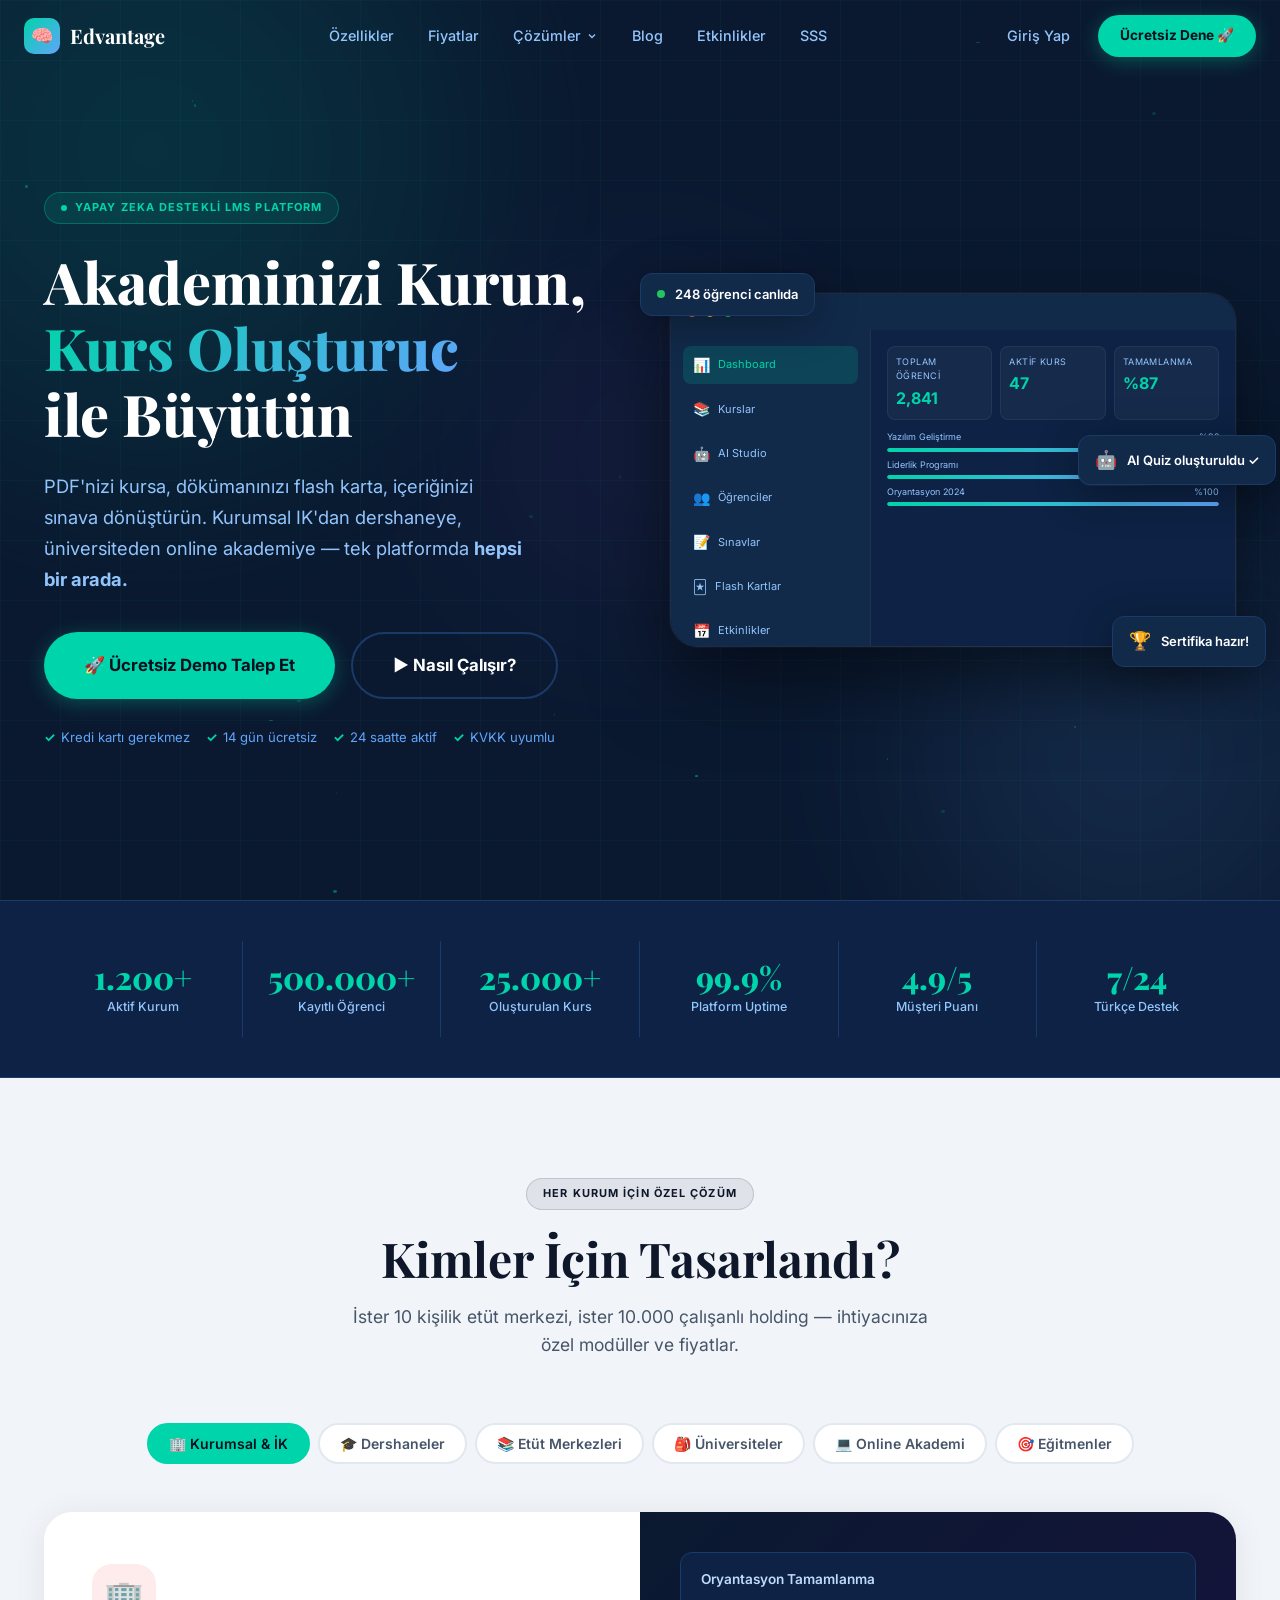
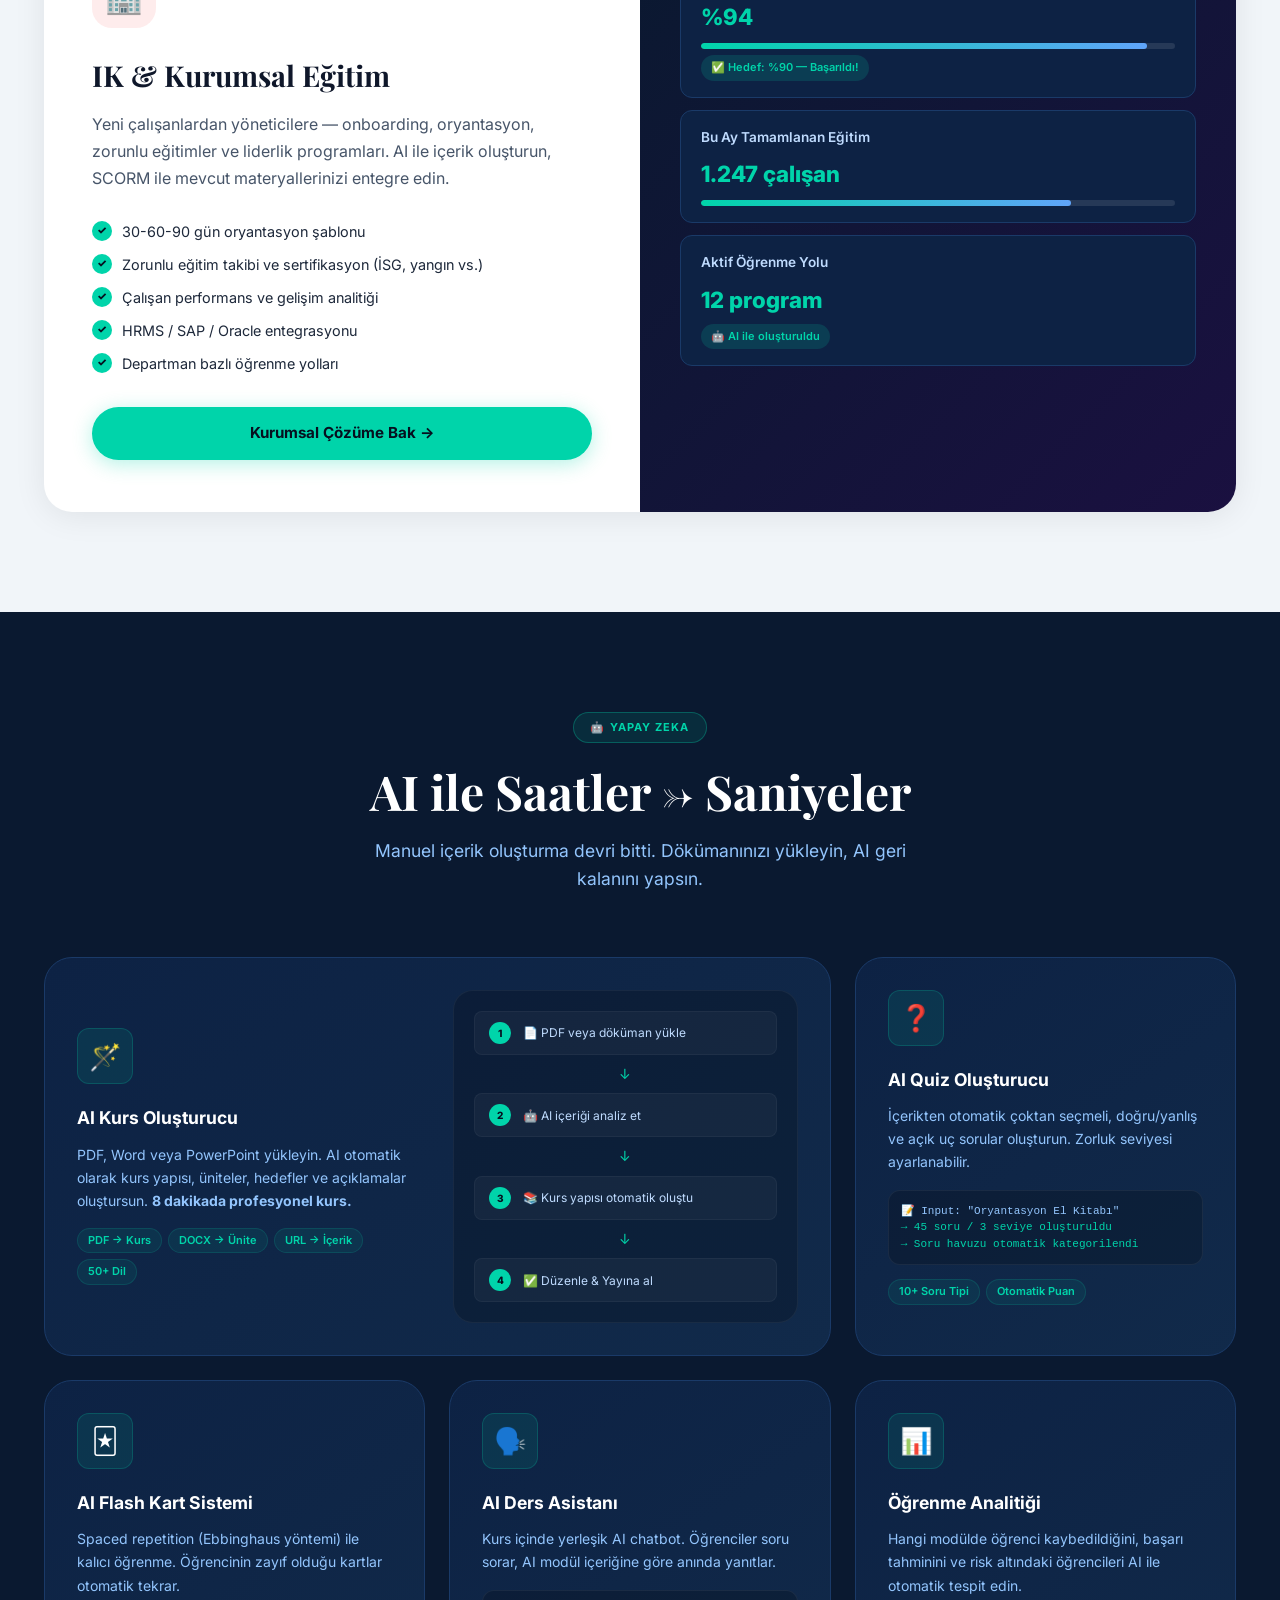
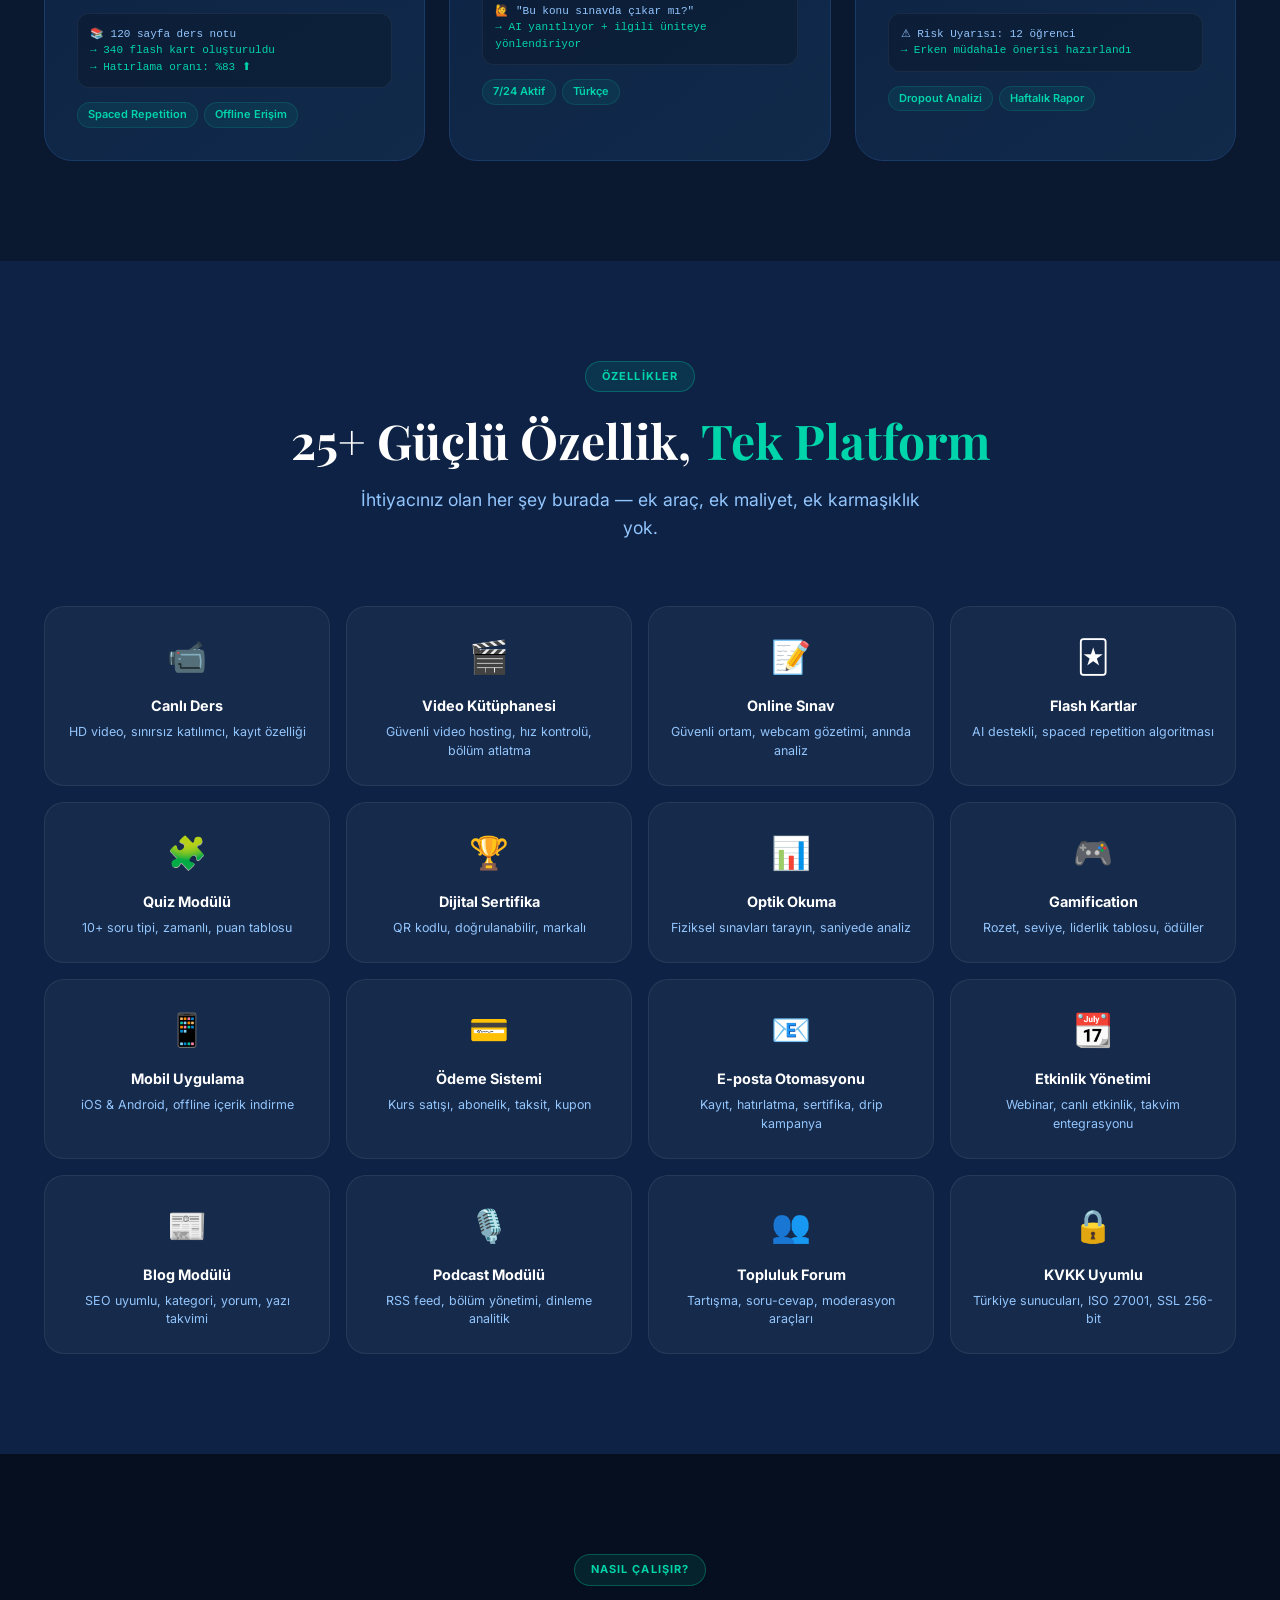
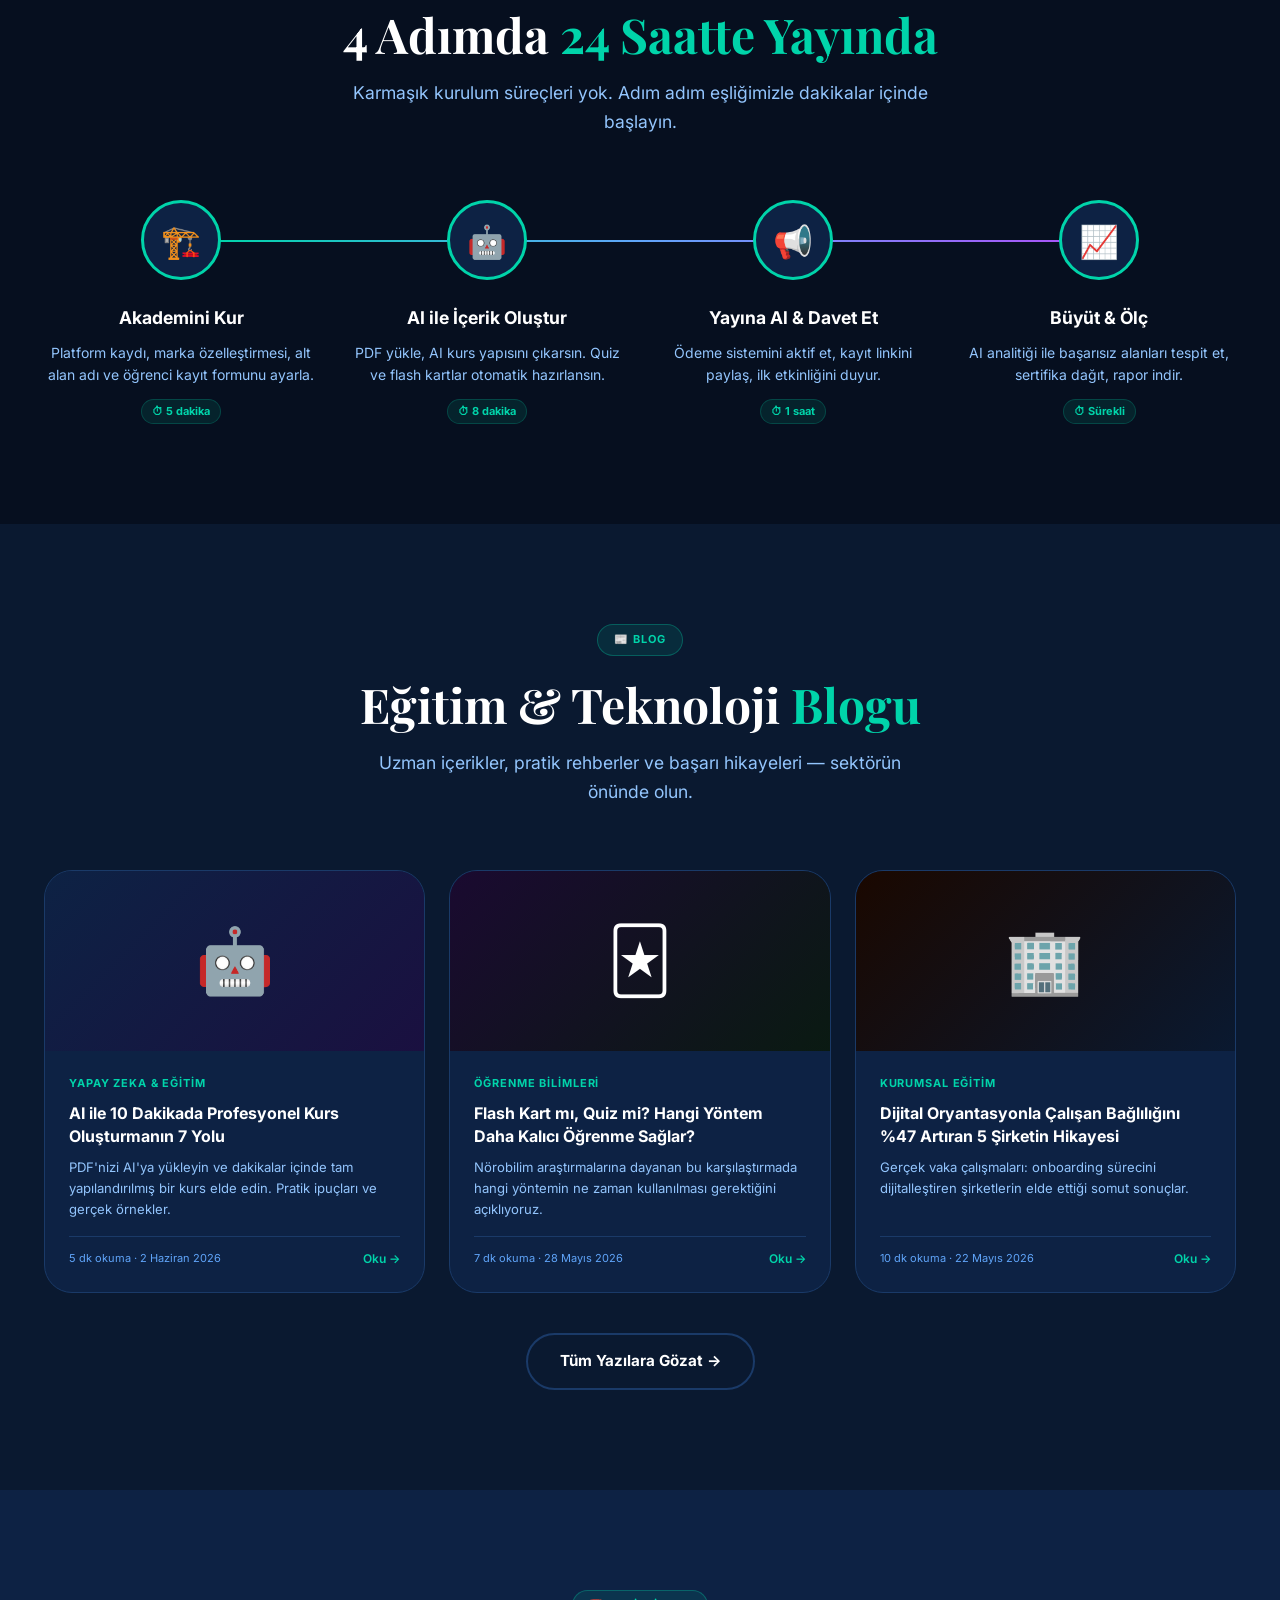
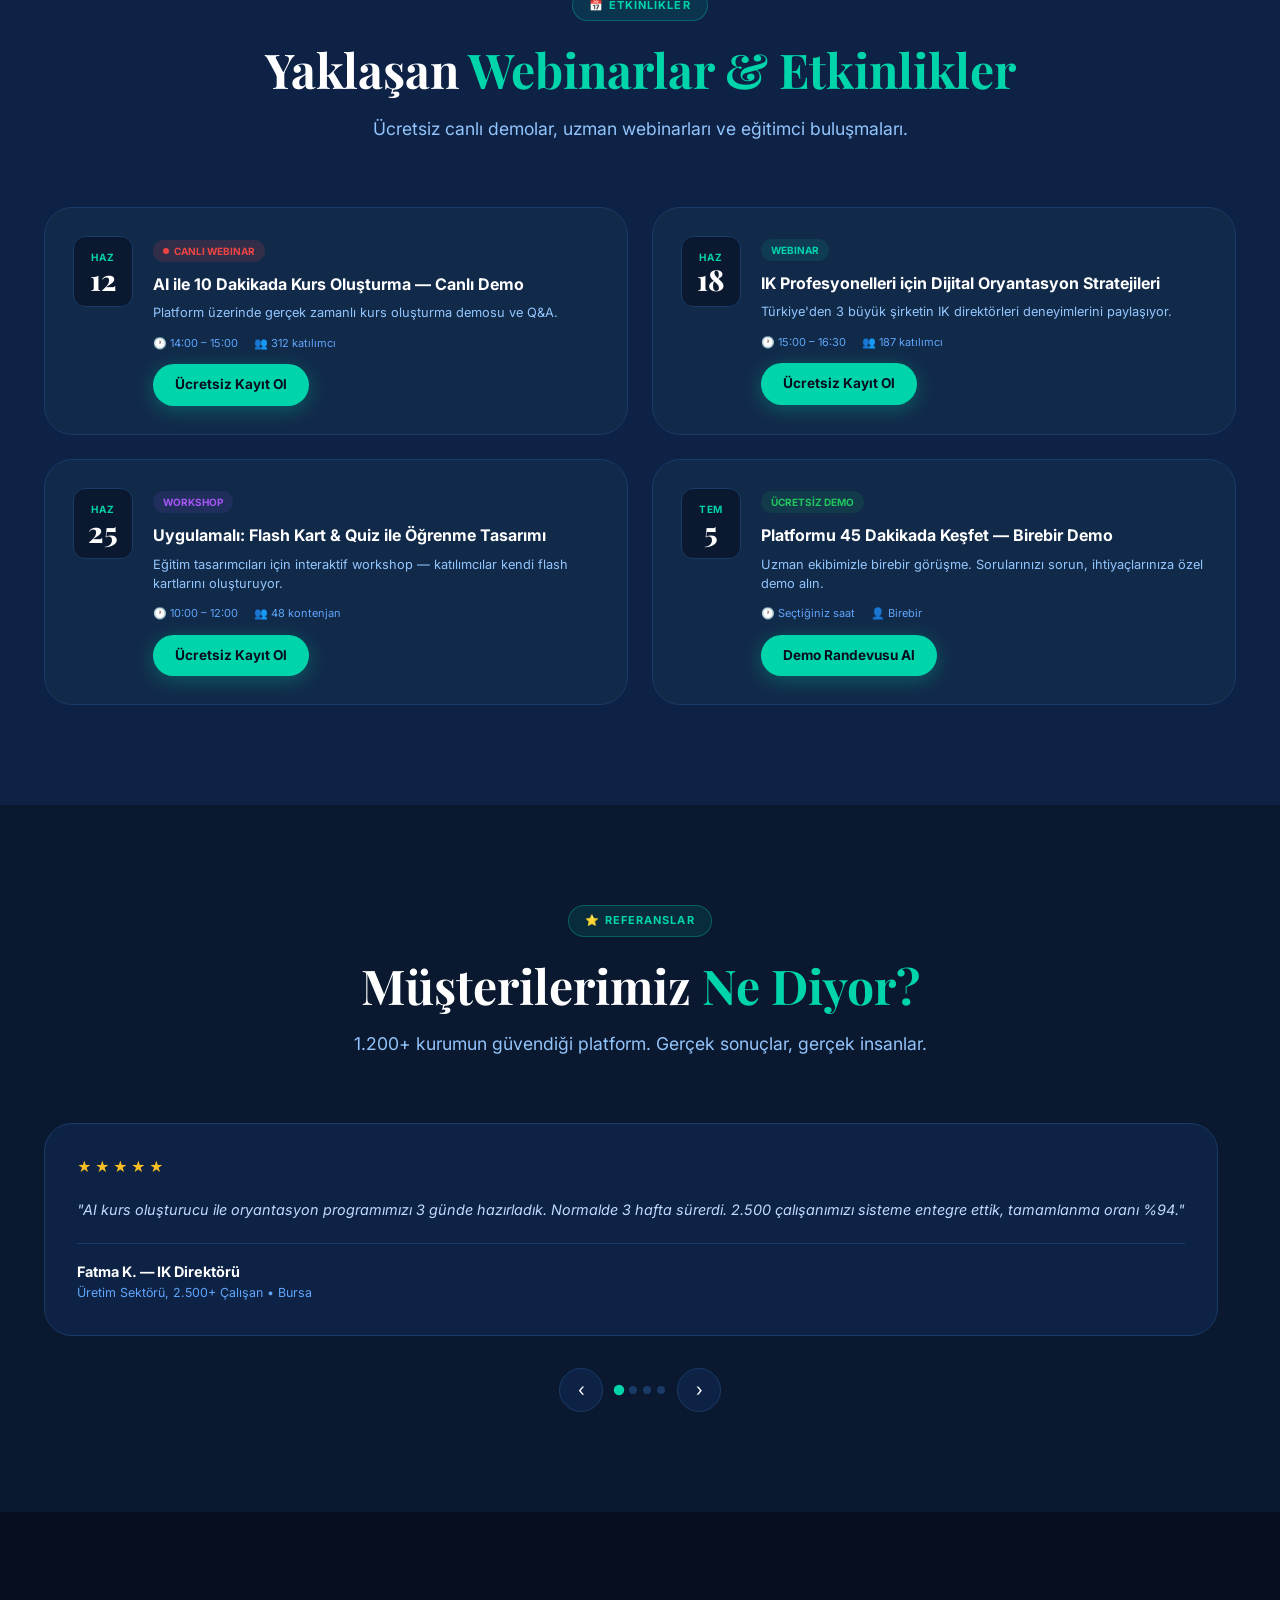
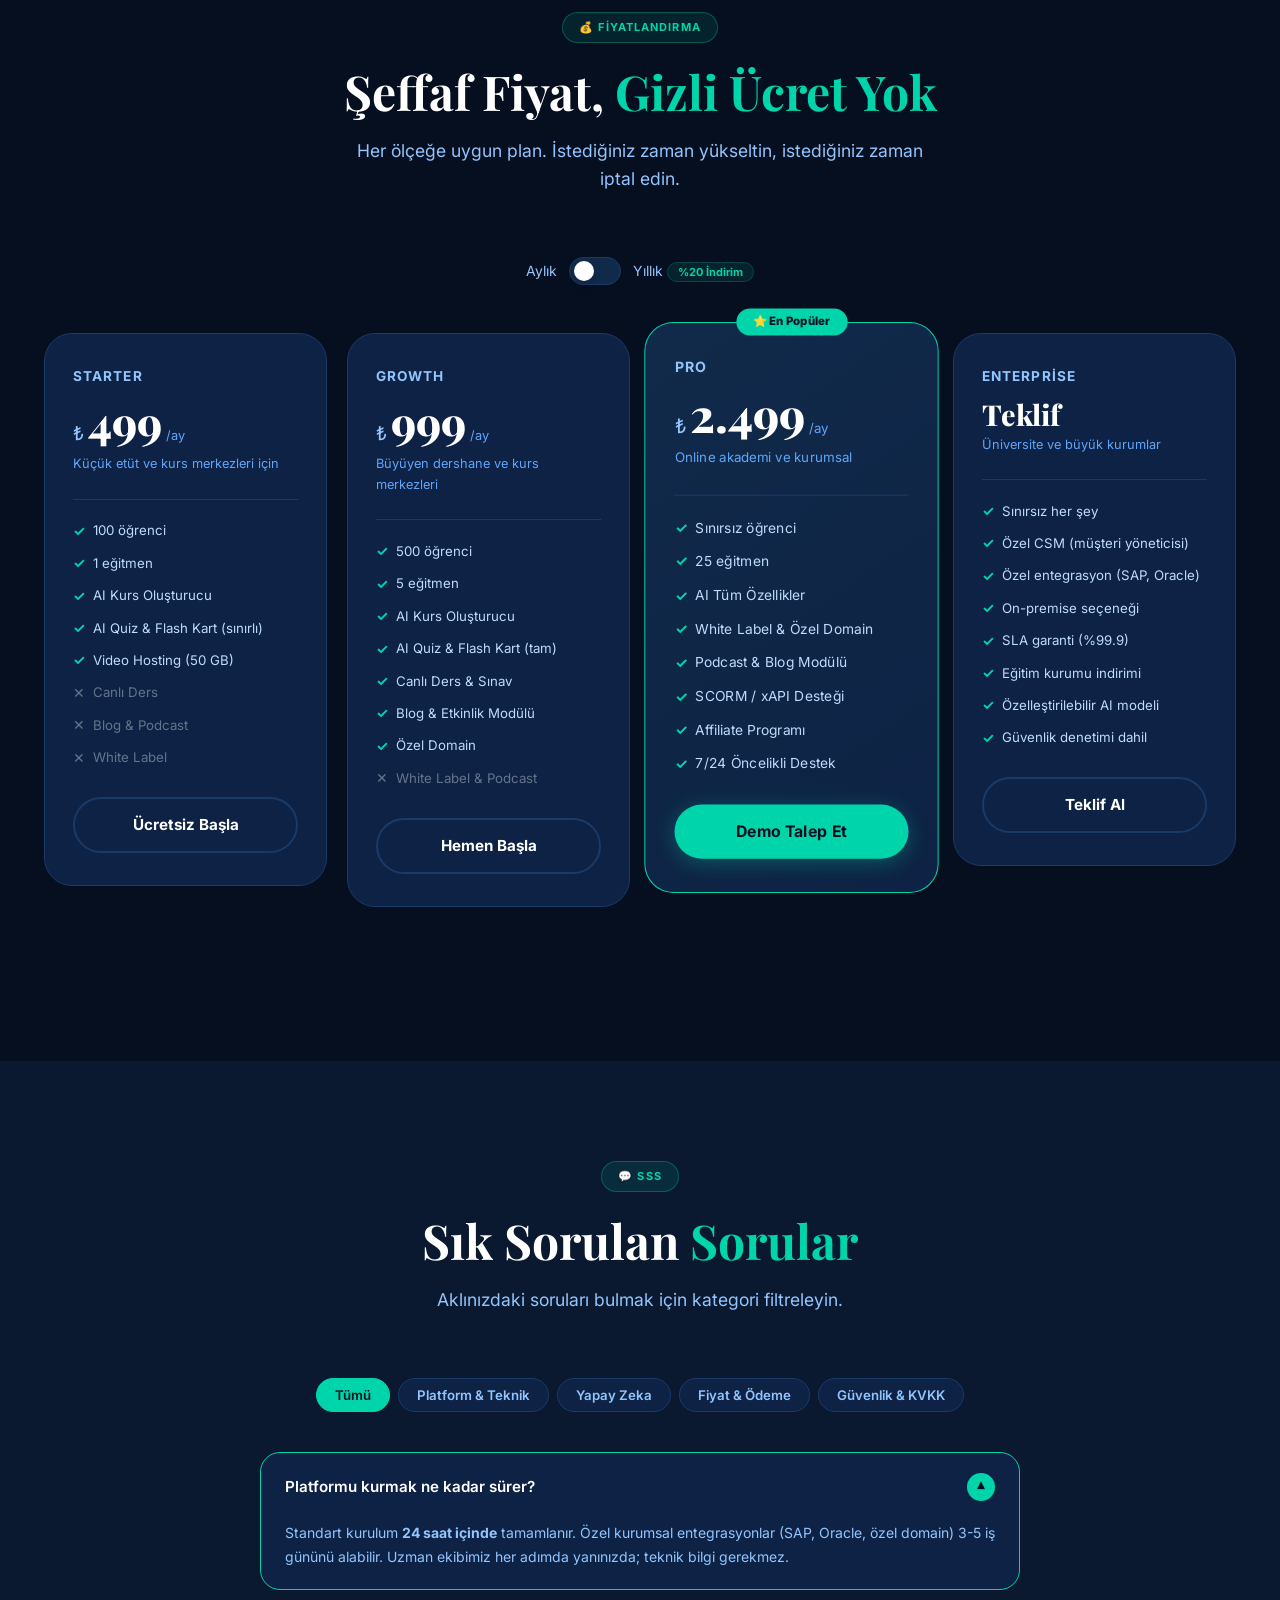
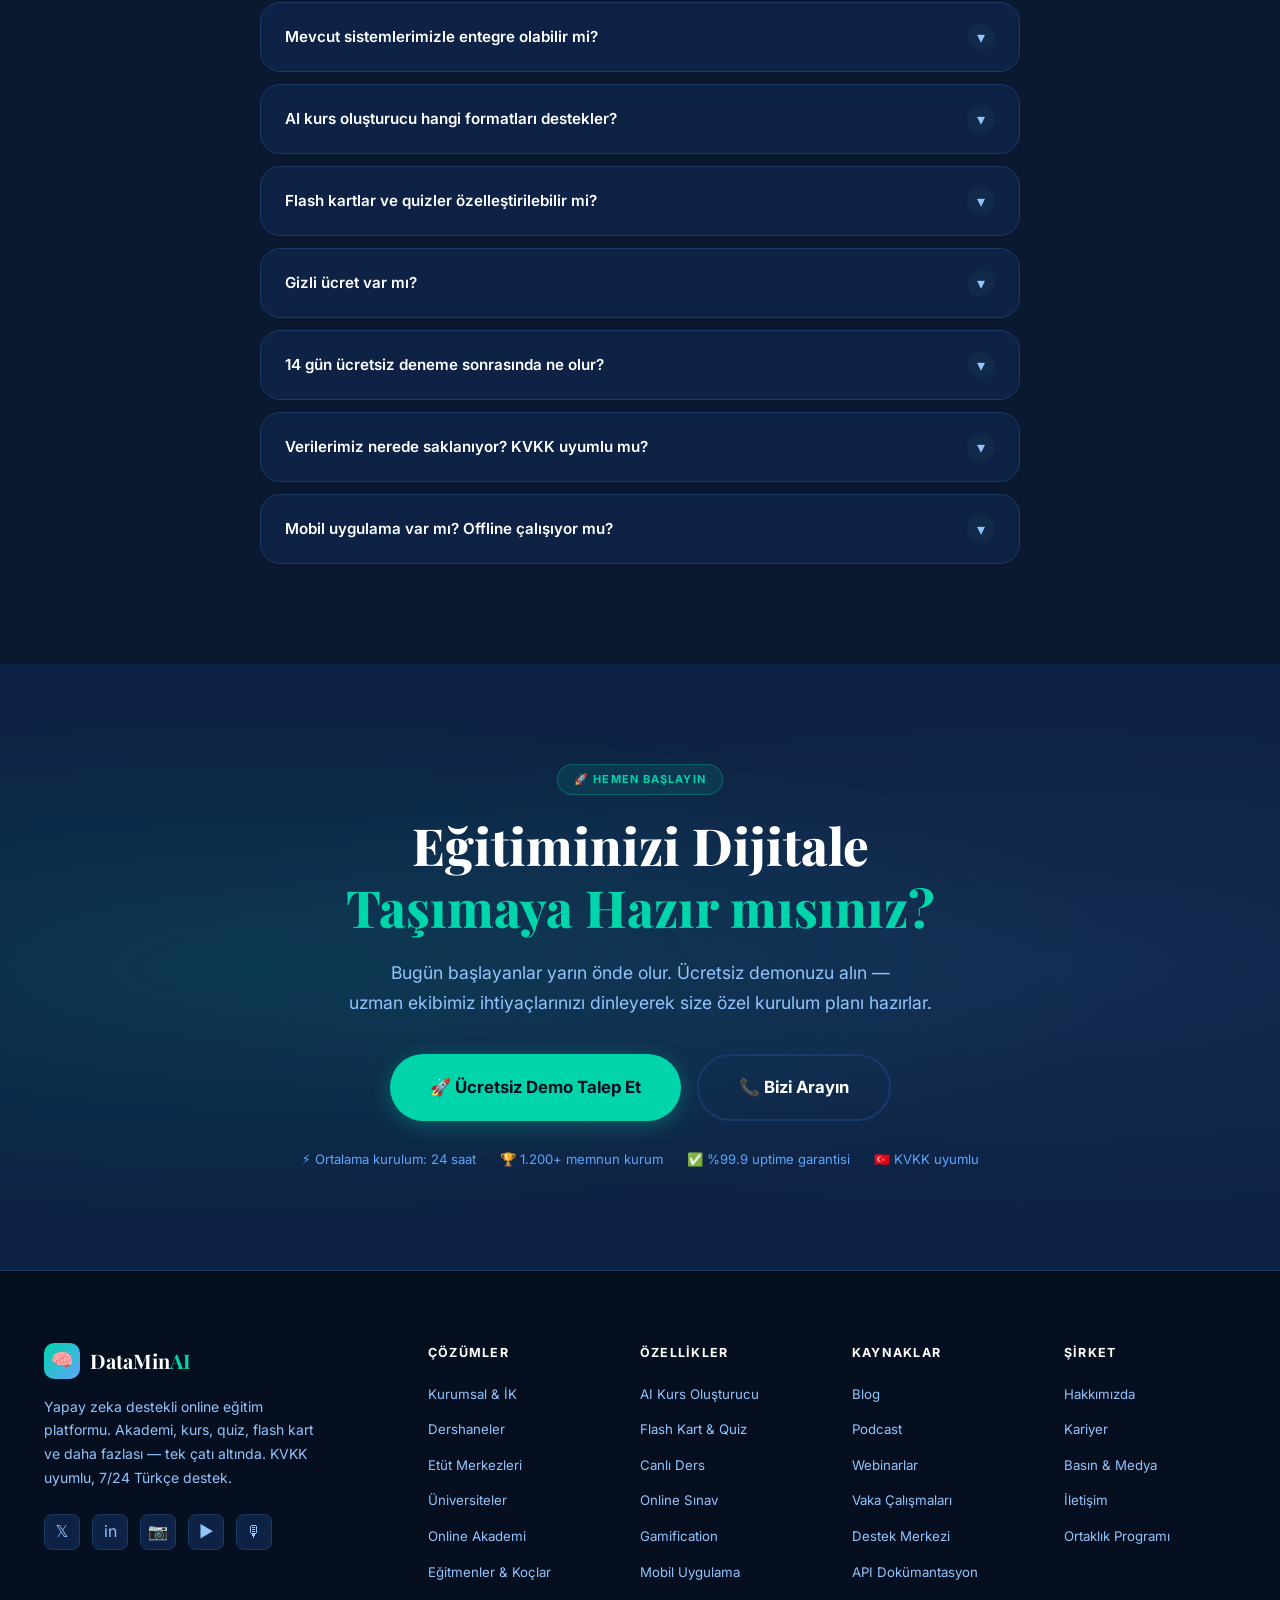
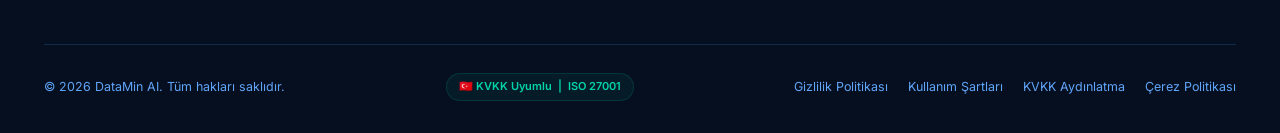
<file: ai/index.html>
<!DOCTYPE html>
<html lang="tr">

<head>
  <meta charset="UTF-8" />
  <meta name="viewport" content="width=device-width, initial-scale=1.0" />
  <title>DataMin AI | Yapay Zeka Destekli Eğitim Platformu — Akademi, Kurs, Quiz, Flash Kart</title>
  <meta name="description"
    content="Akademi kurun, AI ile dakikalar içinde kurs, quiz ve flash kart oluşturun. Kurumsal IK, dershane, üniversite ve online akademiler için kapsamlı LMS platformu. 14 gün ücretsiz dene." />
  <meta name="keywords"
    content="online eğitim platformu, LMS Türkiye, yapay zeka kurs oluşturma, akademi kurma, flash kart, quiz sistemi, IK eğitimi, oryantasyon, dershane yazılımı" />
  <link rel="canonical" href="https://datamin.ai/" />

  <!-- Open Graph -->
  <meta property="og:title" content="DataMin AI | Yapay Zeka Destekli Eğitim Platformu" />
  <meta property="og:description"
    content="Akademi kurun, AI ile kurs & quiz oluşturun. Kurumsal IK, dershane, üniversite ve online akademiler için kapsamlı LMS." />
  <meta property="og:type" content="website" />
  <meta property="og:locale" content="tr_TR" />

  <!-- Fonts -->
  <link rel="preconnect" href="https://fonts.googleapis.com" />
  <link rel="preconnect" href="https://fonts.gstatic.com" crossorigin />
  <link
    href="https://fonts.googleapis.com/css2?family=Playfair+Display:wght@400;600;700;800&family=Inter:wght@300;400;500;600;700;800&display=swap"
    rel="stylesheet" />

  <link rel="stylesheet" href="css/style.css" />

  <!-- Schema.org -->
  <script type="application/ld+json">
  {
    "@context": "https://schema.org",
    "@type": "SoftwareApplication",
    "name": "DataMin AI",
    "applicationCategory": "EducationApplication",
    "operatingSystem": "Web, iOS, Android",
    "inLanguage": "tr",
    "description": "Yapay zeka destekli online eğitim ve LMS platformu.",
    "featureList": ["AI Kurs Oluşturucu", "Flash Kart", "Quiz Motoru", "Canlı Ders", "Online Sınav", "Gamification", "Mobil Uygulama"]
  }
  </script>
</head>

<body>

  <!-- ============================================================
     NAVBAR
     ============================================================ -->
  <nav class="navbar" id="navbar" role="navigation" aria-label="Ana navigasyon">
    <div class="navbar-inner">

      <!-- Logo -->
      <a href="/" class="navbar-logo" aria-label="DataMin AI Ana Sayfa">
        <div class="logo-icon">🧠</div>
        <span class="logo-text">Edvantage</span></span>
      </a>

      <!-- Desktop Menu -->
      <div class="navbar-menu" role="menubar">
        <a href="#features" class="nav-link" data-section="features" role="menuitem">Özellikler</a>
        <a href="#pricing" class="nav-link" data-section="pricing" role="menuitem">Fiyatlar</a>

        <!-- Dropdown -->
        <div class="nav-dropdown" role="menuitem">
          <div class="nav-dropdown-trigger" tabindex="0" aria-haspopup="true" aria-expanded="false">
            Çözümler
            <svg width="12" height="12" viewBox="0 0 24 24" fill="none" stroke="currentColor" stroke-width="2.5">
              <path d="M6 9l6 6 6-6" />
            </svg>
          </div>
          <div class="dropdown-menu" role="menu">
            <a href="#panel-ik" class="dropdown-item" role="menuitem">
              <div class="di-icon" style="background:rgba(239,68,68,0.12)">🏢</div>
              <div class="di-text"><strong>Kurumsal & İK</strong><span>Oryantasyon, onboarding, zorunlu eğitim</span>
              </div>
            </a>
            <a href="#panel-dershane" class="dropdown-item" role="menuitem">
              <div class="di-icon" style="background:rgba(168,85,247,0.12)">🎓</div>
              <div class="di-text"><strong>Dershaneler</strong><span>Canlı ders, sınav, öğrenci takibi</span></div>
            </a>
            <a href="#panel-etut" class="dropdown-item" role="menuitem">
              <div class="di-icon" style="background:rgba(16,185,129,0.12)">📚</div>
              <div class="di-text"><strong>Etüt Merkezleri</strong><span>AI analiz, flash kart, quiz</span></div>
            </a>
            <a href="#panel-uni" class="dropdown-item" role="menuitem">
              <div class="di-icon" style="background:rgba(6,182,212,0.12)">🎒</div>
              <div class="di-text"><strong>Üniversiteler</strong><span>Uzaktan eğitim altyapısı</span></div>
            </a>
            <a href="#panel-akademi" class="dropdown-item" role="menuitem">
              <div class="di-icon" style="background:rgba(251,191,36,0.12)">💻</div>
              <div class="di-text"><strong>Online Akademi</strong><span>Kurs sat, abonelik yönet</span></div>
            </a>
            <a href="#panel-koc" class="dropdown-item" role="menuitem">
              <div class="di-icon" style="background:rgba(249,115,22,0.12)">🎯</div>
              <div class="di-text"><strong>Eğitmenler & Koçlar</strong><span>Randevu, ders, ödeme</span></div>
            </a>
          </div>
        </div>

        <a href="#blog" class="nav-link" data-section="blog" role="menuitem">Blog</a>
        <a href="#events" class="nav-link" data-section="events" role="menuitem">Etkinlikler</a>
        <a href="#faq" class="nav-link" data-section="faq" role="menuitem">SSS</a>
      </div>

      <!-- Actions -->
      <div class="navbar-actions">
        <a href="#" class="btn-login">Giriş Yap</a>
        <a href="#cta" class="btn btn-primary btn-sm">Ücretsiz Dene 🚀</a>
      </div>

      <!-- Hamburger -->
      <button class="hamburger" id="hamburger" aria-label="Menüyü aç/kapat" aria-expanded="false">
        <span></span><span></span><span></span>
      </button>
    </div>
  </nav>

  <!-- Mobile Menu -->
  <div class="mobile-menu" id="mobileMenu" role="menu">
    <a href="#features" class="nav-link">Özellikler</a>
    <a href="#solutions" class="nav-link">Çözümler</a>
    <a href="#pricing" class="nav-link">Fiyatlar</a>
    <a href="#blog" class="nav-link">Blog</a>
    <a href="#events" class="nav-link">Etkinlikler</a>
    <a href="#faq" class="nav-link">SSS</a>
    <a href="#cta" class="btn btn-primary">Ücretsiz Demo Talep Et 🚀</a>
  </div>

  <main>
    <!-- ============================================================
     HERO SECTION
     ============================================================ -->
    <section id="hero" aria-label="Ana tanıtım">
      <div class="hero-bg">
        <div class="hero-blob hero-blob-1"></div>
        <div class="hero-blob hero-blob-2"></div>
        <div class="hero-blob hero-blob-3"></div>
        <div class="hero-grid"></div>
      </div>

      <div class="container">
        <div class="hero-inner">
          <!-- Content -->
          <div class="hero-content">
            <div class="tag hero-tag">
              <span class="dot"></span>
              Yapay Zeka Destekli LMS Platform
            </div>

            <h1 class="hero-title">
              Akademinizi Kurun,<br>
              <span class="gradient-text" id="typewriter">Kurs Oluşturucu</span>
              <br>ile Büyütün
            </h1>

            <p class="hero-subtitle">
              PDF'nizi kursa, dökümanınızı flash karta, içeriğinizi sınava dönüştürün.
              Kurumsal IK'dan dershaneye, üniversiteden online akademiye —
              tek platformda <strong>hepsi bir arada.</strong>
            </p>

            <div class="hero-actions">
              <a href="#cta" class="btn btn-primary btn-lg" id="hero-cta-primary">
                🚀 Ücretsiz Demo Talep Et
              </a>
              <a href="#how-it-works" class="btn btn-outline btn-lg" id="hero-cta-secondary">
                ▶ Nasıl Çalışır?
              </a>
            </div>

            <div class="hero-note">
              <span>Kredi kartı gerekmez</span>
              <span>14 gün ücretsiz</span>
              <span>24 saatte aktif</span>
              <span>KVKK uyumlu</span>
            </div>
          </div>

          <!-- Visual Mockup -->
          <div class="hero-visual" aria-hidden="true">
            <!-- Floating Badges -->
            <div class="floating-badge top-left">
              <div class="badge-dot"></div>
              <span>248 öğrenci canlıda</span>
            </div>
            <div class="floating-badge bottom-right">
              <span class="badge-icon">🏆</span>
              <span>Sertifika hazır!</span>
            </div>
            <div class="floating-badge center-right">
              <span class="badge-icon">🤖</span>
              <span>AI Quiz oluşturuldu ✓</span>
            </div>

            <!-- Dashboard Mockup -->
            <div class="hero-mockup">
              <div class="hero-mockup-inner">
                <div class="mockup-bar">
                  <div class="mockup-dot red"></div>
                  <div class="mockup-dot yellow"></div>
                  <div class="mockup-dot green"></div>
                </div>
                <div class="mockup-body">
                  <div class="mockup-sidebar">
                    <div class="mockup-nav-item active"><span class="icon">📊</span> Dashboard</div>
                    <div class="mockup-nav-item"><span class="icon">📚</span> Kurslar</div>
                    <div class="mockup-nav-item"><span class="icon">🤖</span> AI Studio</div>
                    <div class="mockup-nav-item"><span class="icon">👥</span> Öğrenciler</div>
                    <div class="mockup-nav-item"><span class="icon">📝</span> Sınavlar</div>
                    <div class="mockup-nav-item"><span class="icon">🃏</span> Flash Kartlar</div>
                    <div class="mockup-nav-item"><span class="icon">📅</span> Etkinlikler</div>
                    <div class="mockup-nav-item"><span class="icon">📈</span> Raporlar</div>
                  </div>
                  <div class="mockup-content">
                    <div class="mockup-stat-row">
                      <div class="mockup-stat">
                        <div class="s-label">Toplam Öğrenci</div>
                        <div class="s-value">2,841</div>
                      </div>
                      <div class="mockup-stat">
                        <div class="s-label">Aktif Kurs</div>
                        <div class="s-value">47</div>
                      </div>
                      <div class="mockup-stat">
                        <div class="s-label">Tamamlanma</div>
                        <div class="s-value">%87</div>
                      </div>
                    </div>
                    <div class="mockup-progress-group">
                      <div class="mockup-progress-item">
                        <div class="p-label"><span>Yazılım Geliştirme</span><span>%92</span></div>
                        <div class="progress-bar">
                          <div class="progress-fill" style="width:92%" data-width="92%"></div>
                        </div>
                      </div>
                      <div class="mockup-progress-item">
                        <div class="p-label"><span>Liderlik Programı</span><span>%78</span></div>
                        <div class="progress-bar">
                          <div class="progress-fill" style="width:78%" data-width="78%"></div>
                        </div>
                      </div>
                      <div class="mockup-progress-item">
                        <div class="p-label"><span>Oryantasyon 2024</span><span>%100</span></div>
                        <div class="progress-bar">
                          <div class="progress-fill" style="width:100%" data-width="100%"></div>
                        </div>
                      </div>
                    </div>
                    <div class="mockup-ai-badge">
                      🤖 AI bu hafta 128 soru ve 64 flash kart oluşturdu
                    </div>
                  </div>
                </div>
              </div>
            </div>
          </div>
        </div>
      </div>
    </section>

    <!-- ============================================================
     STATS BAND
     ============================================================ -->
    <section id="stats" aria-label="Platform istatistikleri">
      <div class="container">
        <div class="stats-grid">
          <div class="stat-item animate-on-scroll">
            <div class="stat-number" data-count="1200" data-suffix="+">1200+</div>
            <div class="stat-label">Aktif Kurum</div>
          </div>
          <div class="stat-item animate-on-scroll animate-delay-1">
            <div class="stat-number" data-count="500000" data-suffix="+">500.000+</div>
            <div class="stat-label">Kayıtlı Öğrenci</div>
          </div>
          <div class="stat-item animate-on-scroll animate-delay-2">
            <div class="stat-number" data-count="25000" data-suffix="+">25.000+</div>
            <div class="stat-label">Oluşturulan Kurs</div>
          </div>
          <div class="stat-item animate-on-scroll animate-delay-3">
            <div class="stat-number" data-count="99.9" data-suffix="%">99.9%</div>
            <div class="stat-label">Platform Uptime</div>
          </div>
          <div class="stat-item animate-on-scroll animate-delay-4">
            <div class="stat-number" data-count="4.9" data-suffix="/5">4.9/5</div>
            <div class="stat-label">Müşteri Puanı</div>
          </div>
          <div class="stat-item animate-on-scroll animate-delay-5">
            <div class="stat-number">7/24</div>
            <div class="stat-label">Türkçe Destek</div>
          </div>
        </div>
      </div>
    </section>

    <!-- ============================================================
     SOLUTIONS / TARGET AUDIENCE
     ============================================================ -->
    <section id="solutions" class="section section-light" aria-labelledby="solutions-title">
      <div class="container">
        <div class="section-header animate-on-scroll">
          <div class="tag" style="background:rgba(15,23,42,0.08); border-color:rgba(15,23,42,0.15); color:#0f172a;">Her
            Kurum İçin Özel Çözüm</div>
          <h2 id="solutions-title" style="color:#0f172a;">Kimler İçin Tasarlandı?</h2>
          <p>İster 10 kişilik etüt merkezi, ister 10.000 çalışanlı holding — ihtiyacınıza özel modüller ve fiyatlar.</p>
        </div>

        <!-- Tabs -->
        <div class="solutions-tabs animate-on-scroll" role="tablist">
          <button class="solution-tab active" data-tab="ik" role="tab" aria-selected="true" id="tab-ik">🏢 Kurumsal &
            İK</button>
          <button class="solution-tab" data-tab="dershane" role="tab" aria-selected="false" id="tab-dershane">🎓
            Dershaneler</button>
          <button class="solution-tab" data-tab="etut" role="tab" aria-selected="false" id="tab-etut">📚 Etüt
            Merkezleri</button>
          <button class="solution-tab" data-tab="uni" role="tab" aria-selected="false" id="tab-uni">🎒
            Üniversiteler</button>
          <button class="solution-tab" data-tab="akademi" role="tab" aria-selected="false" id="tab-akademi">💻 Online
            Akademi</button>
          <button class="solution-tab" data-tab="koc" role="tab" aria-selected="false" id="tab-koc">🎯
            Eğitmenler</button>
        </div>

        <!-- Panels -->
        <div class="solution-panels animate-on-scroll animate-delay-2">

          <!-- IK Panel -->
          <div class="solution-panel active" id="panel-ik" role="tabpanel" aria-labelledby="tab-ik">
            <div class="solution-card">
              <div class="solution-card-left">
                <div class="solution-card-icon" style="background:rgba(239,68,68,0.1); color:#ef4444;">🏢</div>
                <h3>IK & Kurumsal Eğitim</h3>
                <p>Yeni çalışanlardan yöneticilere — onboarding, oryantasyon, zorunlu eğitimler ve liderlik programları.
                  AI ile içerik oluşturun, SCORM ile mevcut materyallerinizi entegre edin.</p>
                <ul class="feature-list">
                  <li class="feature-item">30-60-90 gün oryantasyon şablonu</li>
                  <li class="feature-item">Zorunlu eğitim takibi ve sertifikasyon (İSG, yangın vs.)</li>
                  <li class="feature-item">Çalışan performans ve gelişim analitiği</li>
                  <li class="feature-item">HRMS / SAP / Oracle entegrasyonu</li>
                  <li class="feature-item">Departman bazlı öğrenme yolları</li>
                </ul>
                <a href="#cta" class="btn btn-primary">Kurumsal Çözüme Bak →</a>
              </div>
              <div class="solution-card-right" style="background: linear-gradient(135deg, #0a1930, #1a1040);">
                <div class="solution-visual">
                  <div class="sv-card">
                    <div class="sv-title">Oryantasyon Tamamlanma</div>
                    <div class="sv-value">%94</div>
                    <div class="sv-bar">
                      <div class="sv-fill" style="width:94%" data-width="94%"></div>
                    </div>
                    <span class="sv-tag">✅ Hedef: %90 — Başarıldı!</span>
                  </div>
                  <div class="sv-card">
                    <div class="sv-title">Bu Ay Tamamlanan Eğitim</div>
                    <div class="sv-value">1.247 çalışan</div>
                    <div class="sv-bar">
                      <div class="sv-fill" style="width:78%" data-width="78%"></div>
                    </div>
                  </div>
                  <div class="sv-card">
                    <div class="sv-title">Aktif Öğrenme Yolu</div>
                    <div class="sv-value">12 program</div>
                    <span class="sv-tag">🤖 AI ile oluşturuldu</span>
                  </div>
                </div>
              </div>
            </div>
          </div>

          <!-- Dershane Panel -->
          <div class="solution-panel" id="panel-dershane" role="tabpanel" aria-labelledby="tab-dershane">
            <div class="solution-card">
              <div class="solution-card-left">
                <div class="solution-card-icon" style="background:rgba(168,85,247,0.1); color:#a855f7;">🎓</div>
                <h3>Dershaneler & Özel Kurslar</h3>
                <p>Yüz yüze eğitimin gücünü dijital platformla birleştirin. Canlı dersler, kayıtlı arşiv, sınav analizi
                  ve veli bilgilendirme sistemleri tek çatı altında.</p>
                <ul class="feature-list">
                  <li class="feature-item">Canlı ders (HD video, sınırsız katılımcı)</li>
                  <li class="feature-item">YKS / LGS / KPSS deneme sınavı şablonları</li>
                  <li class="feature-item">Optik okuma ile fiziksel sınavları dijitalleştirme</li>
                  <li class="feature-item">Veli bilgilendirme portalı (SMS/e-posta)</li>
                  <li class="feature-item">Öğrenci devam ve ödev takibi</li>
                </ul>
                <a href="#cta" class="btn btn-primary">Dershane Çözümünü Keşfet →</a>
              </div>
              <div class="solution-card-right" style="background: linear-gradient(135deg, #1a0a30, #0a1930);">
                <div class="solution-visual">
                  <div class="sv-card">
                    <div class="sv-title">Aktif Öğrenci</div>
                    <div class="sv-value">847</div>
                    <div class="sv-bar">
                      <div class="sv-fill" style="width:85%" data-width="85%"></div>
                    </div>
                    <span class="sv-tag">⬆ %156 büyüme</span>
                  </div>
                  <div class="sv-card">
                    <div class="sv-title">Bugünkü Canlı Ders</div>
                    <div class="sv-value">14 sınıf</div>
                    <span class="sv-tag" style="background:rgba(239,68,68,0.15); color:#ef4444;">🔴 CANLI</span>
                  </div>
                  <div class="sv-card">
                    <div class="sv-title">YKS Başarı Oranı</div>
                    <div class="sv-value">%51</div>
                    <div class="sv-bar">
                      <div class="sv-fill" style="width:51%" data-width="51%"></div>
                    </div>
                    <span class="sv-tag">📈 Geçen yıl: %28</span>
                  </div>
                </div>
              </div>
            </div>
          </div>

          <!-- Etüt Panel -->
          <div class="solution-panel" id="panel-etut" role="tabpanel" aria-labelledby="tab-etut">
            <div class="solution-card">
              <div class="solution-card-left">
                <div class="solution-card-icon" style="background:rgba(16,185,129,0.1); color:#10b981;">📚</div>
                <h3>Etüt Merkezleri</h3>
                <p>Öğrencilerin zayıf konularını AI ile otomatik tespit edin. Spaced repetition (aralıklı tekrar)
                  algoritmalı flash kartlar ile kalıcı öğrenme sağlayın.</p>
                <ul class="feature-list">
                  <li class="feature-item">AI ile kişiselleştirilmiş çalışma planı</li>
                  <li class="feature-item">Flash kart — spaced repetition algoritması</li>
                  <li class="feature-item">Günlük mini quiz ve pratik soru havuzu</li>
                  <li class="feature-item">Eksik konu analizi ve materyal önerisi</li>
                  <li class="feature-item">Gamification: rozet, puan, sıralama</li>
                </ul>
                <a href="#cta" class="btn btn-primary">Etüt Modülünü İncele →</a>
              </div>
              <div class="solution-card-right" style="background: linear-gradient(135deg, #0a1a12, #0a1930);">
                <div class="solution-visual">
                  <div class="sv-card">
                    <div class="sv-title">Bu Haftaki Flash Kart</div>
                    <div class="sv-value">1.240 kart</div>
                    <span class="sv-tag">🤖 AI oluşturdu</span>
                  </div>
                  <div class="sv-card">
                    <div class="sv-title">Ortalama Hatırlama Oranı</div>
                    <div class="sv-value">%83</div>
                    <div class="sv-bar">
                      <div class="sv-fill" style="width:83%" data-width="83%"></div>
                    </div>
                    <span class="sv-tag">📈 +%40 iyileşme</span>
                  </div>
                  <div class="sv-card">
                    <div class="sv-title">Bugünkü Quiz Tamamlama</div>
                    <div class="sv-value">234 öğrenci</div>
                  </div>
                </div>
              </div>
            </div>
          </div>

          <!-- Üniversite Panel -->
          <div class="solution-panel" id="panel-uni" role="tabpanel" aria-labelledby="tab-uni">
            <div class="solution-card">
              <div class="solution-card-left">
                <div class="solution-card-icon" style="background:rgba(6,182,212,0.1); color:#06b6d4;">🎒</div>
                <h3>Üniversiteler & Yükseköğretim</h3>
                <p>Kampüs yönetim sistemleriyle entegre, uzaktan eğitim altyapısı. Ödev, vize, final ve intihal kontrolü
                  — tamamı tek platformda.</p>
                <ul class="feature-list">
                  <li class="feature-item">ERP / Öğrenci bilgi sistemi entegrasyonu</li>
                  <li class="feature-item">Kurs kataloğu ve dönem yönetimi</li>
                  <li class="feature-item">Ödev, proje, vize/final modülü</li>
                  <li class="feature-item">QR kodlu dijital diploma & sertifika</li>
                  <li class="feature-item">Çok dil desteği (Erasmus uyumlu)</li>
                </ul>
                <a href="#cta" class="btn btn-primary">Üniversite Çözümünü Keşfet →</a>
              </div>
              <div class="solution-card-right" style="background: linear-gradient(135deg, #0a1828, #0a1930);">
                <div class="solution-visual">
                  <div class="sv-card">
                    <div class="sv-title">Aktif Öğrenci (Bu Dönem)</div>
                    <div class="sv-value">4.280</div>
                    <div class="sv-bar">
                      <div class="sv-fill" style="width:88%" data-width="88%"></div>
                    </div>
                  </div>
                  <div class="sv-card">
                    <div class="sv-title">Açık Kurs</div>
                    <div class="sv-value">186 ders</div>
                    <span class="sv-tag">📋 3 fakülte</span>
                  </div>
                  <div class="sv-card">
                    <div class="sv-title">Teslim Bekleyen Ödev</div>
                    <div class="sv-value">48</div>
                    <span class="sv-tag" style="background:rgba(249,115,22,0.15); color:#f97316;">⚠ Son 3 gün</span>
                  </div>
                </div>
              </div>
            </div>
          </div>

          <!-- Online Akademi Panel -->
          <div class="solution-panel" id="panel-akademi" role="tabpanel" aria-labelledby="tab-akademi">
            <div class="solution-card">
              <div class="solution-card-left">
                <div class="solution-card-icon" style="background:rgba(251,191,36,0.1); color:#fbbf24;">💻</div>
                <h3>Online Akademi Kurucuları</h3>
                <p>Sıfırdan online akademinizi kurun. Markalı portal, kurs satışı, abonelik sistemi ve affiliate
                  programıyla gelir modelinizi oluşturun.</p>
                <ul class="feature-list">
                  <li class="feature-item">Özel domain ve markalı portal (white label)</li>
                  <li class="feature-item">Kurs satışı, abonelik ve bundle yönetimi</li>
                  <li class="feature-item">Affiliate (ortaklık) ve komisyon sistemi</li>
                  <li class="feature-item">Drip content (zamanlı içerik açma)</li>
                  <li class="feature-item">E-posta pazarlama entegrasyonu</li>
                </ul>
                <a href="#cta" class="btn btn-primary">Akademi Kurmaya Başla →</a>
              </div>
              <div class="solution-card-right" style="background: linear-gradient(135deg, #1a1200, #0a1930);">
                <div class="solution-visual">
                  <div class="sv-card">
                    <div class="sv-title">Bu Ayki Gelir</div>
                    <div class="sv-value">₺112.000</div>
                    <span class="sv-tag">📈 +%47 büyüme</span>
                  </div>
                  <div class="sv-card">
                    <div class="sv-title">Satılan Kurs</div>
                    <div class="sv-value">4.800 adet</div>
                    <div class="sv-bar">
                      <div class="sv-fill" style="width:92%" data-width="92%"></div>
                    </div>
                  </div>
                  <div class="sv-card">
                    <div class="sv-title">NPS Skoru</div>
                    <div class="sv-value">84</div>
                    <span class="sv-tag" style="background:rgba(34,197,94,0.15); color:#22c55e;">🌟 Mükemmel</span>
                  </div>
                </div>
              </div>
            </div>
          </div>

          <!-- Koç Panel -->
          <div class="solution-panel" id="panel-koc" role="tabpanel" aria-labelledby="tab-koc">
            <div class="solution-card">
              <div class="solution-card-left">
                <div class="solution-card-icon" style="background:rgba(249,115,22,0.1); color:#f97316;">🎯</div>
                <h3>Bireysel Eğitmenler & Koçlar</h3>
                <p>Uzmanlığınızı dijital ürüne dönüştürün. Randevu yönetiminden ödeme tahsilatına, birebir koçluktan
                  grup programlarına tek platform.</p>
                <ul class="feature-list">
                  <li class="feature-item">Birebir ve grup koçluk seans yönetimi</li>
                  <li class="feature-item">Takvim ve randevu entegrasyonu</li>
                  <li class="feature-item">Kişiselleştirilmiş öğrenme yolu tasarlama</li>
                  <li class="feature-item">Stripe / PayTR / iyzico ödeme entegrasyonu</li>
                  <li class="feature-item">Öğrenci ilerleme raporları</li>
                </ul>
                <a href="#cta" class="btn btn-primary">Eğitmen Planını İncele →</a>
              </div>
              <div class="solution-card-right" style="background: linear-gradient(135deg, #1a0a00, #0a1930);">
                <div class="solution-visual">
                  <div class="sv-card">
                    <div class="sv-title">Aktif Öğrenci</div>
                    <div class="sv-value">64</div>
                    <span class="sv-tag">📅 Bu hafta 12 seans</span>
                  </div>
                  <div class="sv-card">
                    <div class="sv-title">Aylık Gelir</div>
                    <div class="sv-value">₺28.000</div>
                    <div class="sv-bar">
                      <div class="sv-fill" style="width:70%" data-width="70%"></div>
                    </div>
                  </div>
                  <div class="sv-card">
                    <div class="sv-title">Kurs Tamamlama</div>
                    <div class="sv-value">%91</div>
                    <span class="sv-tag" style="background:rgba(34,197,94,0.15); color:#22c55e;">⭐ Sektör ortalaması:
                      %47</span>
                  </div>
                </div>
              </div>
            </div>
          </div>

        </div><!-- /solution-panels -->
      </div>
    </section>

    <!-- ============================================================
     AI FEATURES
     ============================================================ -->
    <section id="ai-features" class="section section-dark" aria-labelledby="ai-title">
      <div class="container">
        <div class="section-header animate-on-scroll">
          <div class="tag">🤖 Yapay Zeka</div>
          <h2 id="ai-title">AI ile Saatler → Saniyeler</h2>
          <p>Manuel içerik oluşturma devri bitti. Dökümanınızı yükleyin, AI geri kalanını yapsın.</p>
        </div>

        <div class="ai-features-grid">

          <!-- Featured: Kurs Oluşturucu -->
          <div class="ai-feature-card featured animate-on-scroll">
            <div class="ai-card-content">
              <div class="ai-card-icon">🪄</div>
              <h3>AI Kurs Oluşturucu</h3>
              <p>PDF, Word veya PowerPoint yükleyin. AI otomatik olarak kurs yapısı, üniteler, hedefler ve açıklamalar
                oluştursun. <strong>8 dakikada profesyonel kurs.</strong></p>
              <div class="ai-card-tags">
                <span class="ai-tag">PDF → Kurs</span>
                <span class="ai-tag">DOCX → Ünite</span>
                <span class="ai-tag">URL → İçerik</span>
                <span class="ai-tag">50+ Dil</span>
              </div>
            </div>
            <div class="ai-card-visual">
              <div class="workflow-steps">
                <div class="workflow-step">
                  <div class="step-num">1</div>
                  <span>📄 PDF veya döküman yükle</span>
                </div>
                <div class="workflow-arrow">↓</div>
                <div class="workflow-step">
                  <div class="step-num">2</div>
                  <span>🤖 AI içeriği analiz et</span>
                </div>
                <div class="workflow-arrow">↓</div>
                <div class="workflow-step">
                  <div class="step-num">3</div>
                  <span>📚 Kurs yapısı otomatik oluştu</span>
                </div>
                <div class="workflow-arrow">↓</div>
                <div class="workflow-step">
                  <div class="step-num">4</div>
                  <span>✅ Düzenle & Yayına al</span>
                </div>
              </div>
            </div>
          </div>

          <!-- Quiz Oluşturucu -->
          <div class="ai-feature-card animate-on-scroll animate-delay-1">
            <div class="ai-card-icon">❓</div>
            <h3>AI Quiz Oluşturucu</h3>
            <p>İçerikten otomatik çoktan seçmeli, doğru/yanlış ve açık uç sorular oluşturun. Zorluk seviyesi
              ayarlanabilir.</p>
            <div class="ai-card-demo">
              <div class="demo-line">📝 Input: "Oryantasyon El Kitabı"</div>
              <div class="demo-arrow">→ 45 soru / 3 seviye oluşturuldu</div>
              <div class="demo-arrow">→ Soru havuzu otomatik kategorilendi</div>
            </div>
            <div class="ai-card-tags">
              <span class="ai-tag">10+ Soru Tipi</span>
              <span class="ai-tag">Otomatik Puan</span>
            </div>
          </div>

          <!-- Flash Kart -->
          <div class="ai-feature-card animate-on-scroll animate-delay-2">
            <div class="ai-card-icon">🃏</div>
            <h3>AI Flash Kart Sistemi</h3>
            <p>Spaced repetition (Ebbinghaus yöntemi) ile kalıcı öğrenme. Öğrencinin zayıf olduğu kartlar otomatik
              tekrar.</p>
            <div class="ai-card-demo">
              <div class="demo-line">📚 120 sayfa ders notu</div>
              <div class="demo-arrow">→ 340 flash kart oluşturuldu</div>
              <div class="demo-arrow">→ Hatırlama oranı: %83 ⬆</div>
            </div>
            <div class="ai-card-tags">
              <span class="ai-tag">Spaced Repetition</span>
              <span class="ai-tag">Offline Erişim</span>
            </div>
          </div>

          <!-- AI Chatbot -->
          <div class="ai-feature-card animate-on-scroll animate-delay-1">
            <div class="ai-card-icon">🗣️</div>
            <h3>AI Ders Asistanı</h3>
            <p>Kurs içinde yerleşik AI chatbot. Öğrenciler soru sorar, AI modül içeriğine göre anında yanıtlar.</p>
            <div class="ai-card-demo">
              <div class="demo-line">🙋 "Bu konu sınavda çıkar mı?"</div>
              <div class="demo-arrow">→ AI yanıtlıyor + ilgili üniteye yönlendiriyor</div>
            </div>
            <div class="ai-card-tags">
              <span class="ai-tag">7/24 Aktif</span>
              <span class="ai-tag">Türkçe</span>
            </div>
          </div>

          <!-- Analitik -->
          <div class="ai-feature-card animate-on-scroll animate-delay-2">
            <div class="ai-card-icon">📊</div>
            <h3>Öğrenme Analitiği</h3>
            <p>Hangi modülde öğrenci kaybedildiğini, başarı tahminini ve risk altındaki öğrencileri AI ile otomatik
              tespit edin.</p>
            <div class="ai-card-demo">
              <div class="demo-line">⚠ Risk Uyarısı: 12 öğrenci</div>
              <div class="demo-arrow">→ Erken müdahale önerisi hazırlandı</div>
            </div>
            <div class="ai-card-tags">
              <span class="ai-tag">Dropout Analizi</span>
              <span class="ai-tag">Haftalık Rapor</span>
            </div>
          </div>

        </div>
      </div>
    </section>

    <!-- ============================================================
     PLATFORM FEATURES (all modules)
     ============================================================ -->
    <section id="features" class="section" style="background:var(--navy-700);" aria-labelledby="features-title">
      <div class="container">
        <div class="section-header animate-on-scroll">
          <div class="tag">Özellikler</div>
          <h2 id="features-title">25+ Güçlü Özellik, <span class="text-accent">Tek Platform</span></h2>
          <p>İhtiyacınız olan her şey burada — ek araç, ek maliyet, ek karmaşıklık yok.</p>
        </div>

        <div class="features-grid">
          <div class="feature-card animate-on-scroll"><span class="fc-icon">📹</span>
            <h4>Canlı Ders</h4>
            <p>HD video, sınırsız katılımcı, kayıt özelliği</p>
          </div>
          <div class="feature-card animate-on-scroll animate-delay-1"><span class="fc-icon">🎬</span>
            <h4>Video Kütüphanesi</h4>
            <p>Güvenli video hosting, hız kontrolü, bölüm atlatma</p>
          </div>
          <div class="feature-card animate-on-scroll animate-delay-2"><span class="fc-icon">📝</span>
            <h4>Online Sınav</h4>
            <p>Güvenli ortam, webcam gözetimi, anında analiz</p>
          </div>
          <div class="feature-card animate-on-scroll animate-delay-3"><span class="fc-icon">🃏</span>
            <h4>Flash Kartlar</h4>
            <p>AI destekli, spaced repetition algoritması</p>
          </div>
          <div class="feature-card animate-on-scroll"><span class="fc-icon">🧩</span>
            <h4>Quiz Modülü</h4>
            <p>10+ soru tipi, zamanlı, puan tablosu</p>
          </div>
          <div class="feature-card animate-on-scroll animate-delay-1"><span class="fc-icon">🏆</span>
            <h4>Dijital Sertifika</h4>
            <p>QR kodlu, doğrulanabilir, markalı</p>
          </div>
          <div class="feature-card animate-on-scroll animate-delay-2"><span class="fc-icon">📊</span>
            <h4>Optik Okuma</h4>
            <p>Fiziksel sınavları tarayın, saniyede analiz</p>
          </div>
          <div class="feature-card animate-on-scroll animate-delay-3"><span class="fc-icon">🎮</span>
            <h4>Gamification</h4>
            <p>Rozet, seviye, liderlik tablosu, ödüller</p>
          </div>
          <div class="feature-card animate-on-scroll"><span class="fc-icon">📱</span>
            <h4>Mobil Uygulama</h4>
            <p>iOS & Android, offline içerik indirme</p>
          </div>
          <div class="feature-card animate-on-scroll animate-delay-1"><span class="fc-icon">💳</span>
            <h4>Ödeme Sistemi</h4>
            <p>Kurs satışı, abonelik, taksit, kupon</p>
          </div>
          <div class="feature-card animate-on-scroll animate-delay-2"><span class="fc-icon">📧</span>
            <h4>E-posta Otomasyonu</h4>
            <p>Kayıt, hatırlatma, sertifika, drip kampanya</p>
          </div>
          <div class="feature-card animate-on-scroll animate-delay-3"><span class="fc-icon">📆</span>
            <h4>Etkinlik Yönetimi</h4>
            <p>Webinar, canlı etkinlik, takvim entegrasyonu</p>
          </div>
          <div class="feature-card animate-on-scroll"><span class="fc-icon">📰</span>
            <h4>Blog Modülü</h4>
            <p>SEO uyumlu, kategori, yorum, yazı takvimi</p>
          </div>
          <div class="feature-card animate-on-scroll animate-delay-1"><span class="fc-icon">🎙️</span>
            <h4>Podcast Modülü</h4>
            <p>RSS feed, bölüm yönetimi, dinleme analitik</p>
          </div>
          <div class="feature-card animate-on-scroll animate-delay-2"><span class="fc-icon">👥</span>
            <h4>Topluluk Forum</h4>
            <p>Tartışma, soru-cevap, moderasyon araçları</p>
          </div>
          <div class="feature-card animate-on-scroll animate-delay-3"><span class="fc-icon">🔒</span>
            <h4>KVKK Uyumlu</h4>
            <p>Türkiye sunucuları, ISO 27001, SSL 256-bit</p>
          </div>
        </div>
      </div>
    </section>

    <!-- ============================================================
     HOW IT WORKS
     ============================================================ -->
    <section id="how-it-works" class="section section-darker" aria-labelledby="how-title">
      <div class="container">
        <div class="section-header animate-on-scroll">
          <div class="tag">Nasıl Çalışır?</div>
          <h2 id="how-title">4 Adımda <span class="text-accent">24 Saatte Yayında</span></h2>
          <p>Karmaşık kurulum süreçleri yok. Adım adım eşliğimizle dakikalar içinde başlayın.</p>
        </div>

        <div class="steps-container">
          <div class="steps-connector" aria-hidden="true"></div>
          <div class="steps-grid">
            <div class="step-card animate-on-scroll">
              <div class="step-num-wrap"><span class="step-icon">🏗️</span></div>
              <h3>Akademini Kur</h3>
              <p>Platform kaydı, marka özelleştirmesi, alt alan adı ve öğrenci kayıt formunu ayarla.</p>
              <span class="step-time">⏱ 5 dakika</span>
            </div>
            <div class="step-card animate-on-scroll animate-delay-1">
              <div class="step-num-wrap"><span class="step-icon">🤖</span></div>
              <h3>AI ile İçerik Oluştur</h3>
              <p>PDF yükle, AI kurs yapısını çıkarsın. Quiz ve flash kartlar otomatik hazırlansın.</p>
              <span class="step-time">⏱ 8 dakika</span>
            </div>
            <div class="step-card animate-on-scroll animate-delay-2">
              <div class="step-num-wrap"><span class="step-icon">📢</span></div>
              <h3>Yayına Al & Davet Et</h3>
              <p>Ödeme sistemini aktif et, kayıt linkini paylaş, ilk etkinliğini duyur.</p>
              <span class="step-time">⏱ 1 saat</span>
            </div>
            <div class="step-card animate-on-scroll animate-delay-3">
              <div class="step-num-wrap"><span class="step-icon">📈</span></div>
              <h3>Büyüt & Ölç</h3>
              <p>AI analitiği ile başarısız alanları tespit et, sertifika dağıt, rapor indir.</p>
              <span class="step-time">⏱ Sürekli</span>
            </div>
          </div>
        </div>
      </div>
    </section>

    <!-- ============================================================
     BLOG
     ============================================================ -->
    <section id="blog" class="section section-dark" aria-labelledby="blog-title">
      <div class="container">
        <div class="section-header animate-on-scroll">
          <div class="tag">📰 Blog</div>
          <h2 id="blog-title">Eğitim & Teknoloji <span class="text-accent">Blogu</span></h2>
          <p>Uzman içerikler, pratik rehberler ve başarı hikayeleri — sektörün önünde olun.</p>
        </div>

        <div class="blog-grid">
          <article class="blog-card animate-on-scroll">
            <div class="blog-card-image" style="background: linear-gradient(135deg, #0d2244, #1a1040);">🤖</div>
            <div class="blog-card-body">
              <span class="blog-category">Yapay Zeka & Eğitim</span>
              <h3>AI ile 10 Dakikada Profesyonel Kurs Oluşturmanın 7 Yolu</h3>
              <p>PDF'nizi AI'ya yükleyin ve dakikalar içinde tam yapılandırılmış bir kurs elde edin. Pratik ipuçları ve
                gerçek örnekler.</p>
              <div class="blog-meta">
                <span>5 dk okuma · 2 Haziran 2026</span>
                <a href="#" class="read-more">Oku →</a>
              </div>
            </div>
          </article>

          <article class="blog-card animate-on-scroll animate-delay-1">
            <div class="blog-card-image" style="background: linear-gradient(135deg, #1a0a30, #0a1a12);">🃏</div>
            <div class="blog-card-body">
              <span class="blog-category">Öğrenme Bilimleri</span>
              <h3>Flash Kart mı, Quiz mi? Hangi Yöntem Daha Kalıcı Öğrenme Sağlar?</h3>
              <p>Nörobilim araştırmalarına dayanan bu karşılaştırmada hangi yöntemin ne zaman kullanılması gerektiğini
                açıklıyoruz.</p>
              <div class="blog-meta">
                <span>7 dk okuma · 28 Mayıs 2026</span>
                <a href="#" class="read-more">Oku →</a>
              </div>
            </div>
          </article>

          <article class="blog-card animate-on-scroll animate-delay-2">
            <div class="blog-card-image" style="background: linear-gradient(135deg, #1a0800, #0a1930);">🏢</div>
            <div class="blog-card-body">
              <span class="blog-category">Kurumsal Eğitim</span>
              <h3>Dijital Oryantasyonla Çalışan Bağlılığını %47 Artıran 5 Şirketin Hikayesi</h3>
              <p>Gerçek vaka çalışmaları: onboarding sürecini dijitalleştiren şirketlerin elde ettiği somut sonuçlar.
              </p>
              <div class="blog-meta">
                <span>10 dk okuma · 22 Mayıs 2026</span>
                <a href="#" class="read-more">Oku →</a>
              </div>
            </div>
          </article>
        </div>

        <div class="text-center" style="margin-top:40px;">
          <a href="#" class="btn btn-outline">Tüm Yazılara Gözat →</a>
        </div>
      </div>
    </section>

    <!-- ============================================================
     EVENTS
     ============================================================ -->
    <section id="events" class="section" style="background:var(--navy-700);" aria-labelledby="events-title">
      <div class="container">
        <div class="section-header animate-on-scroll">
          <div class="tag">📅 Etkinlikler</div>
          <h2 id="events-title">Yaklaşan <span class="text-accent">Webinarlar & Etkinlikler</span></h2>
          <p>Ücretsiz canlı demolar, uzman webinarları ve eğitimci buluşmaları.</p>
        </div>

        <div class="events-grid">
          <div class="event-card animate-on-scroll">
            <div class="event-date-box">
              <div class="month">HAZ</div>
              <div class="day">12</div>
            </div>
            <div class="event-content">
              <div class="event-badge live">
                <div class="live-dot"></div>CANLI WEBINAR
              </div>
              <h3>AI ile 10 Dakikada Kurs Oluşturma — Canlı Demo</h3>
              <p>Platform üzerinde gerçek zamanlı kurs oluşturma demosu ve Q&A.</p>
              <div class="event-meta">
                <span>🕐 14:00 – 15:00</span>
                <span>👥 312 katılımcı</span>
              </div>
              <a href="#cta" class="btn btn-primary btn-sm" id="event-cta-1">Ücretsiz Kayıt Ol</a>
            </div>
          </div>

          <div class="event-card animate-on-scroll animate-delay-1">
            <div class="event-date-box">
              <div class="month">HAZ</div>
              <div class="day">18</div>
            </div>
            <div class="event-content">
              <div class="event-badge webinar">WEBINAR</div>
              <h3>IK Profesyonelleri için Dijital Oryantasyon Stratejileri</h3>
              <p>Türkiye'den 3 büyük şirketin IK direktörleri deneyimlerini paylaşıyor.</p>
              <div class="event-meta">
                <span>🕐 15:00 – 16:30</span>
                <span>👥 187 katılımcı</span>
              </div>
              <a href="#cta" class="btn btn-primary btn-sm" id="event-cta-2">Ücretsiz Kayıt Ol</a>
            </div>
          </div>

          <div class="event-card animate-on-scroll animate-delay-2">
            <div class="event-date-box">
              <div class="month">HAZ</div>
              <div class="day">25</div>
            </div>
            <div class="event-content">
              <div class="event-badge workshop">WORKSHOP</div>
              <h3>Uygulamalı: Flash Kart & Quiz ile Öğrenme Tasarımı</h3>
              <p>Eğitim tasarımcıları için interaktif workshop — katılımcılar kendi flash kartlarını oluşturuyor.</p>
              <div class="event-meta">
                <span>🕐 10:00 – 12:00</span>
                <span>👥 48 kontenjan</span>
              </div>
              <a href="#cta" class="btn btn-primary btn-sm" id="event-cta-3">Ücretsiz Kayıt Ol</a>
            </div>
          </div>

          <div class="event-card animate-on-scroll animate-delay-3">
            <div class="event-date-box">
              <div class="month">TEM</div>
              <div class="day">5</div>
            </div>
            <div class="event-content">
              <div class="event-badge free">ÜCRETSİZ DEMO</div>
              <h3>Platformu 45 Dakikada Keşfet — Birebir Demo</h3>
              <p>Uzman ekibimizle birebir görüşme. Sorularınızı sorun, ihtiyaçlarınıza özel demo alın.</p>
              <div class="event-meta">
                <span>🕐 Seçtiğiniz saat</span>
                <span>👤 Birebir</span>
              </div>
              <a href="#cta" class="btn btn-primary btn-sm" id="event-cta-4">Demo Randevusu Al</a>
            </div>
          </div>
        </div>
      </div>
    </section>

    <!-- ============================================================
     TESTIMONIALS
     ============================================================ -->
    <section id="testimonials" class="section section-dark" aria-labelledby="testimonials-title">
      <div class="container">
        <div class="section-header animate-on-scroll">
          <div class="tag">⭐ Referanslar</div>
          <h2 id="testimonials-title">Müşterilerimiz <span class="text-accent">Ne Diyor?</span></h2>
          <p>1.200+ kurumun güvendiği platform. Gerçek sonuçlar, gerçek insanlar.</p>
        </div>

        <div class="testimonials-slider animate-on-scroll">
          <div class="testimonials-track" id="testimonials-track">

            <div class="testimonial-card">
              <div class="t-stars"><span>★</span><span>★</span><span>★</span><span>★</span><span>★</span></div>
              <p class="t-text">"AI kurs oluşturucu ile oryantasyon programımızı 3 günde hazırladık. Normalde 3 hafta
                sürerdi. 2.500 çalışanımızı sisteme entegre ettik, tamamlanma oranı %94."</p>
              <div class="t-author">
                <div class="name">Fatma K. — IK Direktörü</div>
                <div class="role">Üretim Sektörü, 2.500+ Çalışan • Bursa</div>
              </div>
            </div>

            <div class="testimonial-card">
              <div class="t-stars"><span>★</span><span>★</span><span>★</span><span>★</span><span>★</span></div>
              <p class="t-text">"Öğrenci sayımız 340'tan 870'e çıktı. YKS başarı oranımız %28'den %51'e yükseldi. AI
                quiz sistemi öğrencilerin zayıf noktalarını bizden önce tespit ediyor!"</p>
              <div class="t-author">
                <div class="name">Mehmet A. — Dershane Müdürü</div>
                <div class="role">Özel Dershane • Konya</div>
              </div>
            </div>

            <div class="testimonial-card">
              <div class="t-stars"><span>★</span><span>★</span><span>★</span><span>★</span><span>★</span></div>
              <p class="t-text">"İlk kursumu 9 günde oluşturdum. İlk ayda 320.000 TL ciro yaptım. Flash kart sistemi
                sayesinde öğrencilerimin %92'si kursu tamamlıyor — sektör ortalaması %47."</p>
              <div class="t-author">
                <div class="name">Selin B. — Online Eğitim Girişimcisi</div>
                <div class="role">DataScienceTR Akademi Kurucusu</div>
              </div>
            </div>

            <div class="testimonial-card">
              <div class="t-stars"><span>★</span><span>★</span><span>★</span><span>★</span><span>★</span></div>
              <p class="t-text">"Uzaktan eğitim altyapımızı tamamen bu platform üzerine kurduk. 4.200 öğrencimiz
                kesintisiz eğitim alıyor. Öğretim üyelerinin adaptasyonu beklenenden çok hızlı oldu."</p>
              <div class="t-author">
                <div class="name">Prof. Dr. Ahmet Y. — UEM Müdürü</div>
                <div class="role">Devlet Üniversitesi • Ankara</div>
              </div>
            </div>

            <div class="testimonial-card">
              <div class="t-stars"><span>★</span><span>★</span><span>★</span><span>★</span><span>★</span></div>
              <p class="t-text">"Optik okuma özelliği inanılmaz zaman kazandırıyor. Deneme sınavı sonuçlarını artık 10
                dakikada analiz ediyoruz. AI öğrenci raporlaması harika."</p>
              <div class="t-author">
                <div class="name">Zeynep D. — Etüt Merkezi Sahibi</div>
                <div class="role">Başarı Etüt Merkezi • İzmir</div>
              </div>
            </div>

            <div class="testimonial-card">
              <div class="t-stars"><span>★</span><span>★</span><span>★</span><span>★</span><span>★</span></div>
              <p class="t-text">"Eğitim maliyetimiz yıllık %73 düştü. Çalışan memnuniyet skoru 3.2'den 4.7'ye çıktı.
                Kurumsal eğitimde bu platformu tüm meslektaşlarıma tavsiye ediyorum."</p>
              <div class="t-author">
                <div class="name">Emre K. — Eğitim Koordinatörü</div>
                <div class="role">Lojistik Firması • İstanbul</div>
              </div>
            </div>

          </div>
        </div>

        <div class="testimonials-controls">
          <button class="t-btn" id="tPrev" aria-label="Önceki yorum">‹</button>
          <div class="t-dots">
            <div class="t-dot active"></div>
            <div class="t-dot"></div>
            <div class="t-dot"></div>
            <div class="t-dot"></div>
          </div>
          <button class="t-btn" id="tNext" aria-label="Sonraki yorum">›</button>
        </div>
      </div>
    </section>

    <!-- ============================================================
     PRICING
     ============================================================ -->
    <section id="pricing" class="section section-darker" aria-labelledby="pricing-title">
      <div class="container">
        <div class="section-header animate-on-scroll">
          <div class="tag">💰 Fiyatlandırma</div>
          <h2 id="pricing-title">Şeffaf Fiyat, <span class="text-accent">Gizli Ücret Yok</span></h2>
          <p>Her ölçeğe uygun plan. İstediğiniz zaman yükseltin, istediğiniz zaman iptal edin.</p>
        </div>

        <div class="pricing-toggle animate-on-scroll">
          <span>Aylık</span>
          <div class="toggle-switch" id="pricingToggle" role="switch" aria-checked="false" tabindex="0">
            <div class="toggle-thumb"></div>
          </div>
          <span>Yıllık <span class="pricing-discount">%20 İndirim</span></span>
        </div>

        <div class="pricing-grid animate-on-scroll">

          <!-- Starter -->
          <div class="pricing-card">
            <div class="plan-name">Starter</div>
            <div class="plan-price" data-monthly>
              <span class="currency">₺</span>
              <span class="amount">499</span>
              <span class="period">/ay</span>
            </div>
            <div class="plan-price" data-yearly style="display:none">
              <span class="currency">₺</span>
              <span class="amount">399</span>
              <span class="period">/ay · yıllık</span>
            </div>
            <div class="plan-desc">Küçük etüt ve kurs merkezleri için</div>
            <div class="plan-divider"></div>
            <ul class="plan-features">
              <li class="plan-feature"><span class="check">✓</span> 100 öğrenci</li>
              <li class="plan-feature"><span class="check">✓</span> 1 eğitmen</li>
              <li class="plan-feature"><span class="check">✓</span> AI Kurs Oluşturucu</li>
              <li class="plan-feature"><span class="check">✓</span> AI Quiz & Flash Kart (sınırlı)</li>
              <li class="plan-feature"><span class="check">✓</span> Video Hosting (50 GB)</li>
              <li class="plan-feature disabled"><span class="cross">✕</span> Canlı Ders</li>
              <li class="plan-feature disabled"><span class="cross">✕</span> Blog & Podcast</li>
              <li class="plan-feature disabled"><span class="cross">✕</span> White Label</li>
            </ul>
            <a href="#cta" class="btn btn-outline" id="pricing-starter">Ücretsiz Başla</a>
          </div>

          <!-- Growth -->
          <div class="pricing-card">
            <div class="plan-name">Growth</div>
            <div class="plan-price" data-monthly>
              <span class="currency">₺</span>
              <span class="amount">999</span>
              <span class="period">/ay</span>
            </div>
            <div class="plan-price" data-yearly style="display:none">
              <span class="currency">₺</span>
              <span class="amount">799</span>
              <span class="period">/ay · yıllık</span>
            </div>
            <div class="plan-desc">Büyüyen dershane ve kurs merkezleri</div>
            <div class="plan-divider"></div>
            <ul class="plan-features">
              <li class="plan-feature"><span class="check">✓</span> 500 öğrenci</li>
              <li class="plan-feature"><span class="check">✓</span> 5 eğitmen</li>
              <li class="plan-feature"><span class="check">✓</span> AI Kurs Oluşturucu</li>
              <li class="plan-feature"><span class="check">✓</span> AI Quiz & Flash Kart (tam)</li>
              <li class="plan-feature"><span class="check">✓</span> Canlı Ders & Sınav</li>
              <li class="plan-feature"><span class="check">✓</span> Blog & Etkinlik Modülü</li>
              <li class="plan-feature"><span class="check">✓</span> Özel Domain</li>
              <li class="plan-feature disabled"><span class="cross">✕</span> White Label & Podcast</li>
            </ul>
            <a href="#cta" class="btn btn-outline" id="pricing-growth">Hemen Başla</a>
          </div>

          <!-- Pro (popular) -->
          <div class="pricing-card popular">
            <div class="popular-badge">⭐ En Popüler</div>
            <div class="plan-name">Pro</div>
            <div class="plan-price" data-monthly>
              <span class="currency">₺</span>
              <span class="amount">2.499</span>
              <span class="period">/ay</span>
            </div>
            <div class="plan-price" data-yearly style="display:none">
              <span class="currency">₺</span>
              <span class="amount">1.999</span>
              <span class="period">/ay · yıllık</span>
            </div>
            <div class="plan-desc">Online akademi ve kurumsal</div>
            <div class="plan-divider"></div>
            <ul class="plan-features">
              <li class="plan-feature"><span class="check">✓</span> Sınırsız öğrenci</li>
              <li class="plan-feature"><span class="check">✓</span> 25 eğitmen</li>
              <li class="plan-feature"><span class="check">✓</span> AI Tüm Özellikler</li>
              <li class="plan-feature"><span class="check">✓</span> White Label & Özel Domain</li>
              <li class="plan-feature"><span class="check">✓</span> Podcast & Blog Modülü</li>
              <li class="plan-feature"><span class="check">✓</span> SCORM / xAPI Desteği</li>
              <li class="plan-feature"><span class="check">✓</span> Affiliate Programı</li>
              <li class="plan-feature"><span class="check">✓</span> 7/24 Öncelikli Destek</li>
            </ul>
            <a href="#cta" class="btn btn-primary" id="pricing-pro">Demo Talep Et</a>
          </div>

          <!-- Enterprise -->
          <div class="pricing-card">
            <div class="plan-name">Enterprise</div>
            <div class="plan-price" data-monthly>
              <span class="amount" style="font-size:1.8rem;">Teklif</span>
            </div>
            <div class="plan-price" data-yearly style="display:none">
              <span class="amount" style="font-size:1.8rem;">Teklif</span>
            </div>
            <div class="plan-desc">Üniversite ve büyük kurumlar</div>
            <div class="plan-divider"></div>
            <ul class="plan-features">
              <li class="plan-feature"><span class="check">✓</span> Sınırsız her şey</li>
              <li class="plan-feature"><span class="check">✓</span> Özel CSM (müşteri yöneticisi)</li>
              <li class="plan-feature"><span class="check">✓</span> Özel entegrasyon (SAP, Oracle)</li>
              <li class="plan-feature"><span class="check">✓</span> On-premise seçeneği</li>
              <li class="plan-feature"><span class="check">✓</span> SLA garanti (%99.9)</li>
              <li class="plan-feature"><span class="check">✓</span> Eğitim kurumu indirimi</li>
              <li class="plan-feature"><span class="check">✓</span> Özelleştirilebilir AI modeli</li>
              <li class="plan-feature"><span class="check">✓</span> Güvenlik denetimi dahil</li>
            </ul>
            <a href="#cta" class="btn btn-outline" id="pricing-enterprise">Teklif Al</a>
          </div>

        </div>

        <p class="text-center text-muted animate-on-scroll" style="margin-top:32px; font-size:0.85rem;">
          ✅ 14 gün ücretsiz deneme &nbsp;·&nbsp; ✅ Kredi kartı gerekmez &nbsp;·&nbsp; ✅ İstediğiniz zaman iptal
          &nbsp;·&nbsp; ✅ Gizli ücret yok
        </p>
      </div>
    </section>

    <!-- ============================================================
     FAQ
     ============================================================ -->
    <section id="faq" class="section section-dark" aria-labelledby="faq-title">
      <div class="container">
        <div class="section-header animate-on-scroll">
          <div class="tag">💬 SSS</div>
          <h2 id="faq-title">Sık Sorulan <span class="text-accent">Sorular</span></h2>
          <p>Aklınızdaki soruları bulmak için kategori filtreleyin.</p>
        </div>

        <div class="faq-categories animate-on-scroll">
          <button class="faq-cat-btn active" data-cat="all" id="faq-cat-all">Tümü</button>
          <button class="faq-cat-btn" data-cat="platform" id="faq-cat-platform">Platform & Teknik</button>
          <button class="faq-cat-btn" data-cat="ai" id="faq-cat-ai">Yapay Zeka</button>
          <button class="faq-cat-btn" data-cat="fiyat" id="faq-cat-fiyat">Fiyat & Ödeme</button>
          <button class="faq-cat-btn" data-cat="guvenlik" id="faq-cat-guvenlik">Güvenlik & KVKK</button>
        </div>

        <div class="faq-list animate-on-scroll animate-delay-1">

          <div class="faq-item open" data-category="platform">
            <button class="faq-question" id="faq-q1" aria-expanded="true">
              <span>Platformu kurmak ne kadar sürer?</span>
              <div class="faq-arrow">▾</div>
            </button>
            <div class="faq-answer">
              <p>Standart kurulum <strong>24 saat içinde</strong> tamamlanır. Özel kurumsal entegrasyonlar (SAP, Oracle,
                özel domain) 3-5 iş gününü alabilir. Uzman ekibimiz her adımda yanınızda; teknik bilgi gerekmez.</p>
            </div>
          </div>

          <div class="faq-item" data-category="platform">
            <button class="faq-question" id="faq-q2" aria-expanded="false">
              <span>Mevcut sistemlerimizle entegre olabilir mi?</span>
              <div class="faq-arrow">▾</div>
            </button>
            <div class="faq-answer">
              <p>Evet. SAP SuccessFactors, Oracle HCM, Workday, Zoom, Microsoft Teams, Slack ve 50+ uygulama ile hazır
                entegrasyon mevcuttur. SCORM ve xAPI standartlarını da tam olarak destekliyoruz.</p>
            </div>
          </div>

          <div class="faq-item" data-category="ai">
            <button class="faq-question" id="faq-q3" aria-expanded="false">
              <span>AI kurs oluşturucu hangi formatları destekler?</span>
              <div class="faq-arrow">▾</div>
            </button>
            <div class="faq-answer">
              <p>PDF, Word (.docx), PowerPoint (.pptx), metin dosyaları (.txt) ve web URL'lerini doğrudan analiz
                edebilir. AI içeriği saniyeler içinde işleyerek kurs yapısını, üniteler, hedefler ve açıklamalar
                oluşturur.</p>
            </div>
          </div>

          <div class="faq-item" data-category="ai">
            <button class="faq-question" id="faq-q4" aria-expanded="false">
              <span>Flash kartlar ve quizler özelleştirilebilir mi?</span>
              <div class="faq-arrow">▾</div>
            </button>
            <div class="faq-answer">
              <p>Evet. AI tarafından oluşturulan tüm içerikler tam olarak düzenlenebilir. Soru tipi, zorluk seviyesi,
                soru sayısı ve kategori ayarlanabilir. AI bir taslak sunar; son onay her zaman eğitmendedir.</p>
            </div>
          </div>

          <div class="faq-item" data-category="fiyat">
            <button class="faq-question" id="faq-q5" aria-expanded="false">
              <span>Gizli ücret var mı?</span>
              <div class="faq-arrow">▾</div>
            </button>
            <div class="faq-answer">
              <p>Kesinlikle hayır. Planınızda belirtilen ücret dışında hiçbir ek ücret talep edilmez. Öğrenci başına,
                kurs başına, sertifika başına veya işlem başına ücret yoktur.</p>
            </div>
          </div>

          <div class="faq-item" data-category="fiyat">
            <button class="faq-question" id="faq-q6" aria-expanded="false">
              <span>14 gün ücretsiz deneme sonrasında ne olur?</span>
              <div class="faq-arrow">▾</div>
            </button>
            <div class="faq-answer">
              <p>Deneme süresi sonunda sizinle iletişime geçilir. Devam etmek isterseniz seçtiğiniz plana geçersiniz;
                etmek istemezseniz verilerinizi dışa aktarabilir ve hesabı kapatabilirsiniz. Otomatik ücretlendirme
                olmaz.</p>
            </div>
          </div>

          <div class="faq-item" data-category="guvenlik">
            <button class="faq-question" id="faq-q7" aria-expanded="false">
              <span>Verilerimiz nerede saklanıyor? KVKK uyumlu mu?</span>
              <div class="faq-arrow">▾</div>
            </button>
            <div class="faq-answer">
              <p>Tüm veriler <strong>Türkiye'deki ISO 27001 sertifikalı</strong> veri merkezlerinde saklanmaktadır.
                Platform %100 KVKK uyumludur. 256-bit SSL şifreleme, iki faktörlü kimlik doğrulama ve düzenli güvenlik
                denetimleri mevcuttur.</p>
            </div>
          </div>

          <div class="faq-item" data-category="platform">
            <button class="faq-question" id="faq-q8" aria-expanded="false">
              <span>Mobil uygulama var mı? Offline çalışıyor mu?</span>
              <div class="faq-arrow">▾</div>
            </button>
            <div class="faq-answer">
              <p>Evet, iOS ve Android uygulamaları mevcuttur. Öğrenciler içerikleri offline (internet olmadan)
                indirebilir ve izleyebilir. Flash kartlar da offline çalışır.</p>
            </div>
          </div>

        </div>
      </div>
    </section>

    <!-- ============================================================
     CTA SECTION
     ============================================================ -->
    <section id="cta" class="section" aria-label="Demo talep formu">
      <div class="cta-bg"></div>
      <div class="container">
        <div class="cta-inner animate-on-scroll">
          <div class="tag" style="justify-content:center;">🚀 Hemen Başlayın</div>
          <h2>Eğitiminizi Dijitale<br><span class="text-accent">Taşımaya Hazır mısınız?</span></h2>
          <p>
            Bugün başlayanlar yarın önde olur. Ücretsiz demonuzu alın —<br>
            uzman ekibimiz ihtiyaçlarınızı dinleyerek size özel kurulum planı hazırlar.
          </p>

          <div class="cta-actions">
            <a href="mailto:demo@datamin.ai" class="btn btn-primary btn-lg" id="cta-demo-btn">
              🚀 Ücretsiz Demo Talep Et
            </a>
            <a href="tel:+902121234567" class="btn btn-outline btn-lg" id="cta-phone-btn">
              📞 Bizi Arayın
            </a>
          </div>

          <div class="cta-trust">
            <span>⚡ Ortalama kurulum: 24 saat</span>
            <span>🏆 1.200+ memnun kurum</span>
            <span>✅ %99.9 uptime garantisi</span>
            <span>🇹🇷 KVKK uyumlu</span>
          </div>
        </div>
      </div>
    </section>

  </main>

  <!-- ============================================================
     FOOTER
     ============================================================ -->
  <footer id="footer" role="contentinfo">
    <div class="container">
      <div class="footer-grid">

        <!-- Brand -->
        <div class="footer-brand">
          <a href="/" class="navbar-logo" aria-label="DataMin AI">
            <div class="logo-icon">🧠</div>
            <span class="logo-text">DataMin<span>AI</span></span>
          </a>
          <p>Yapay zeka destekli online eğitim platformu. Akademi, kurs, quiz, flash kart ve daha fazlası — tek çatı
            altında. KVKK uyumlu, 7/24 Türkçe destek.</p>
          <div class="footer-social">
            <a href="#" class="social-btn" aria-label="Twitter/X">𝕏</a>
            <a href="#" class="social-btn" aria-label="LinkedIn">in</a>
            <a href="#" class="social-btn" aria-label="Instagram">📷</a>
            <a href="#" class="social-btn" aria-label="YouTube">▶</a>
            <a href="#" class="social-btn" aria-label="Podcast">🎙</a>
          </div>
        </div>

        <!-- Çözümler -->
        <div class="footer-col">
          <h4>Çözümler</h4>
          <ul>
            <li><a href="#solutions">Kurumsal & İK</a></li>
            <li><a href="#solutions">Dershaneler</a></li>
            <li><a href="#solutions">Etüt Merkezleri</a></li>
            <li><a href="#solutions">Üniversiteler</a></li>
            <li><a href="#solutions">Online Akademi</a></li>
            <li><a href="#solutions">Eğitmenler & Koçlar</a></li>
          </ul>
        </div>

        <!-- Özellikler -->
        <div class="footer-col">
          <h4>Özellikler</h4>
          <ul>
            <li><a href="#ai-features">AI Kurs Oluşturucu</a></li>
            <li><a href="#ai-features">Flash Kart & Quiz</a></li>
            <li><a href="#features">Canlı Ders</a></li>
            <li><a href="#features">Online Sınav</a></li>
            <li><a href="#features">Gamification</a></li>
            <li><a href="#features">Mobil Uygulama</a></li>
          </ul>
        </div>

        <!-- Kaynaklar -->
        <div class="footer-col">
          <h4>Kaynaklar</h4>
          <ul>
            <li><a href="#blog">Blog</a></li>
            <li><a href="#events">Podcast</a></li>
            <li><a href="#events">Webinarlar</a></li>
            <li><a href="#testimonials">Vaka Çalışmaları</a></li>
            <li><a href="#">Destek Merkezi</a></li>
            <li><a href="#">API Dokümantasyon</a></li>
          </ul>
        </div>

        <!-- Şirket -->
        <div class="footer-col">
          <h4>Şirket</h4>
          <ul>
            <li><a href="#">Hakkımızda</a></li>
            <li><a href="#">Kariyer</a></li>
            <li><a href="#">Basın & Medya</a></li>
            <li><a href="#">İletişim</a></li>
            <li><a href="#">Ortaklık Programı</a></li>
          </ul>
        </div>

      </div>

      <!-- Bottom bar -->
      <div class="footer-bottom">
        <div>© 2026 DataMin AI. Tüm hakları saklıdır.</div>
        <div class="kvkk-badge">🇹🇷 KVKK Uyumlu &nbsp;|&nbsp; ISO 27001</div>
        <div class="footer-bottom-links">
          <a href="#">Gizlilik Politikası</a>
          <a href="#">Kullanım Şartları</a>
          <a href="#">KVKK Aydınlatma</a>
          <a href="#">Çerez Politikası</a>
        </div>
      </div>

    </div>
  </footer>

  <!-- Scroll to top -->
  <button class="scroll-top" id="scrollTop" aria-label="Sayfanın başına git">↑</button>

  <script src="js/script.js"></script>
</body>

</html>
</file>
<file: ai/css/style.css>
/* ============================================================
   AI EĞİTİM PLATFORMU — MAIN STYLESHEET
   ============================================================ */

@import url('https://fonts.googleapis.com/css2?family=Playfair+Display:wght@400;600;700;800&family=Inter:wght@300;400;500;600;700;800&display=swap');

/* ── CSS Variables ── */
:root {
  --navy-900: #060f1f;
  --navy-800: #0a1930;
  --navy-700: #0d2244;
  --navy-600: #112a4a;
  --navy-500: #1a3a68;
  --accent: #00d4aa;
  --accent-light: #00ffcc;
  --accent-dark: #00a882;
  --accent-glow: rgba(0, 212, 170, 0.25);
  --blue-400: #60a5fa;
  --blue-300: #93c5fd;
  --blue-200: #bfdbfe;
  --white: #ffffff;
  --gray-100: #f1f5f9;
  --gray-200: #e2e8f0;
  --gray-500: #64748b;
  --gray-600: #475569;
  --success: #22c55e;
  --warning: #f97316;
  --danger: #ef4444;
  --purple: #a855f7;
  --pink: #ec4899;
  --orange: #f97316;
  --emerald: #10b981;
  --cyan: #06b6d4;

  --font-serif: 'Playfair Display', Georgia, serif;
  --font-sans: 'Inter', system-ui, sans-serif;

  --radius-sm: 8px;
  --radius-md: 12px;
  --radius-lg: 20px;
  --radius-xl: 28px;
  --radius-full: 9999px;

  --shadow-sm: 0 2px 8px rgba(0,0,0,0.15);
  --shadow-md: 0 4px 20px rgba(0,0,0,0.25);
  --shadow-lg: 0 8px 40px rgba(0,0,0,0.35);
  --shadow-accent: 0 8px 32px rgba(0, 212, 170, 0.2);

  --transition: all 0.3s cubic-bezier(0.4, 0, 0.2, 1);
  --transition-slow: all 0.6s cubic-bezier(0.4, 0, 0.2, 1);
}

/* ── Reset & Base ── */
*, *::before, *::after { box-sizing: border-box; margin: 0; padding: 0; }
html { scroll-behavior: smooth; font-size: 16px; }
body {
  font-family: var(--font-sans);
  background: var(--navy-800);
  color: var(--white);
  line-height: 1.6;
  overflow-x: hidden;
  -webkit-font-smoothing: antialiased;
}
a { text-decoration: none; color: inherit; }
img { max-width: 100%; display: block; }
button { cursor: pointer; border: none; background: none; font-family: inherit; }
ul { list-style: none; }

/* ── Utility ── */
.container { max-width: 1240px; margin: 0 auto; padding: 0 24px; }
.container-sm { max-width: 900px; margin: 0 auto; padding: 0 24px; }
.section { padding: 100px 0; }
.section-dark { background: var(--navy-800); }
.section-darker { background: var(--navy-900); }
.section-card { background: var(--navy-700); }
.section-light { background: var(--gray-100); }
.text-accent { color: var(--accent); }
.text-white { color: var(--white); }
.text-muted { color: var(--blue-300); }
.font-serif { font-family: var(--font-serif); }
.text-center { text-align: center; }
.hidden { display: none !important; }

/* ── Tag / Badge ── */
.tag {
  display: inline-flex;
  align-items: center;
  gap: 8px;
  background: rgba(0, 212, 170, 0.1);
  border: 1px solid rgba(0, 212, 170, 0.3);
  color: var(--accent);
  font-size: 11px;
  font-weight: 700;
  letter-spacing: 0.1em;
  text-transform: uppercase;
  padding: 6px 16px;
  border-radius: var(--radius-full);
  margin-bottom: 20px;
}
.tag .dot {
  width: 6px; height: 6px;
  border-radius: 50%;
  background: var(--accent);
  animation: pulse 2s infinite;
}

/* ── Section Header ── */
.section-header { text-align: center; margin-bottom: 64px; }
.section-header h2 {
  font-family: var(--font-serif);
  font-size: clamp(2rem, 4vw, 3rem);
  font-weight: 700;
  line-height: 1.2;
  margin-bottom: 16px;
}
.section-header p {
  font-size: 1.1rem;
  color: var(--blue-300);
  max-width: 580px;
  margin: 0 auto;
}

/* ── Buttons ── */
.btn {
  display: inline-flex;
  align-items: center;
  justify-content: center;
  gap: 8px;
  padding: 14px 32px;
  border-radius: var(--radius-full);
  font-weight: 700;
  font-size: 0.95rem;
  transition: var(--transition);
  cursor: pointer;
  white-space: nowrap;
}
.btn-primary {
  background: var(--accent);
  color: var(--navy-900);
  box-shadow: 0 4px 20px rgba(0,212,170,0.3);
}
.btn-primary:hover {
  background: var(--accent-light);
  transform: translateY(-2px);
  box-shadow: 0 8px 32px rgba(0,212,170,0.45);
}
.btn-outline {
  border: 2px solid var(--navy-500);
  color: var(--white);
}
.btn-outline:hover {
  border-color: var(--accent);
  color: var(--accent);
  transform: translateY(-2px);
}
.btn-ghost {
  color: var(--blue-300);
}
.btn-ghost:hover { color: var(--white); }
.btn-lg { padding: 18px 40px; font-size: 1.05rem; }
.btn-sm { padding: 10px 22px; font-size: 0.85rem; }

/* ── Animations ── */
@keyframes pulse {
  0%, 100% { opacity: 1; transform: scale(1); }
  50% { opacity: 0.6; transform: scale(0.85); }
}
@keyframes float {
  0%, 100% { transform: translateY(0px); }
  50% { transform: translateY(-12px); }
}
@keyframes fadeInUp {
  from { opacity: 0; transform: translateY(32px); }
  to { opacity: 1; transform: translateY(0); }
}
@keyframes fadeIn {
  from { opacity: 0; }
  to { opacity: 1; }
}
@keyframes countUp {
  from { opacity: 0; transform: translateY(20px); }
  to { opacity: 1; transform: translateY(0); }
}
@keyframes gradientShift {
  0%, 100% { background-position: 0% 50%; }
  50% { background-position: 100% 50%; }
}
@keyframes spin-slow {
  from { transform: rotate(0deg); }
  to { transform: rotate(360deg); }
}
@keyframes shimmer {
  0% { background-position: -200% 0; }
  100% { background-position: 200% 0; }
}
@keyframes glow-pulse {
  0%, 100% { box-shadow: 0 0 20px rgba(0,212,170,0.3); }
  50% { box-shadow: 0 0 40px rgba(0,212,170,0.6); }
}

.animate-on-scroll {
  opacity: 0;
  transform: translateY(30px);
  transition: opacity 0.7s ease, transform 0.7s ease;
}
.animate-on-scroll.visible {
  opacity: 1;
  transform: translateY(0);
}
.animate-delay-1 { transition-delay: 0.1s; }
.animate-delay-2 { transition-delay: 0.2s; }
.animate-delay-3 { transition-delay: 0.3s; }
.animate-delay-4 { transition-delay: 0.4s; }
.animate-delay-5 { transition-delay: 0.5s; }
.animate-delay-6 { transition-delay: 0.6s; }

/* ============================================================
   NAVIGATION
   ============================================================ */
.navbar {
  position: fixed;
  top: 0; left: 0; right: 0;
  z-index: 1000;
  padding: 0 24px;
  transition: var(--transition);
}
.navbar.scrolled {
  background: rgba(10, 25, 48, 0.96);
  backdrop-filter: blur(12px);
  -webkit-backdrop-filter: blur(12px);
  border-bottom: 1px solid var(--navy-500);
  box-shadow: var(--shadow-md);
}
.navbar-inner {
  max-width: 1240px;
  margin: 0 auto;
  height: 72px;
  display: flex;
  align-items: center;
  justify-content: space-between;
  gap: 32px;
}
.navbar-logo {
  display: flex;
  align-items: center;
  gap: 10px;
  flex-shrink: 0;
}
.navbar-logo .logo-icon {
  width: 36px; height: 36px;
  background: linear-gradient(135deg, var(--accent), var(--blue-400));
  border-radius: 10px;
  display: flex;
  align-items: center;
  justify-content: center;
  font-size: 18px;
}
.navbar-logo .logo-text {
  font-family: var(--font-serif);
  font-size: 1.25rem;
  font-weight: 700;
  color: var(--white);
}
.navbar-logo .logo-text span { color: var(--accent); }

.navbar-menu {
  display: flex;
  align-items: center;
  gap: 6px;
  flex: 1;
  justify-content: center;
}
.nav-link {
  padding: 8px 14px;
  color: var(--blue-300);
  font-size: 0.9rem;
  font-weight: 500;
  border-radius: var(--radius-sm);
  transition: var(--transition);
  position: relative;
}
.nav-link:hover { color: var(--white); background: rgba(255,255,255,0.06); }

.nav-dropdown { position: relative; }
.nav-dropdown-trigger {
  display: flex;
  align-items: center;
  gap: 5px;
  padding: 8px 14px;
  color: var(--blue-300);
  font-size: 0.9rem;
  font-weight: 500;
  border-radius: var(--radius-sm);
  transition: var(--transition);
  cursor: pointer;
}
.nav-dropdown-trigger:hover { color: var(--white); background: rgba(255,255,255,0.06); }
.nav-dropdown-trigger svg { transition: transform 0.3s; }
.nav-dropdown:hover .nav-dropdown-trigger svg { transform: rotate(180deg); }

.dropdown-menu {
  position: absolute;
  top: calc(100% + 8px);
  left: 50%;
  transform: translateX(-50%);
  width: 520px;
  background: var(--navy-700);
  border: 1px solid var(--navy-500);
  border-radius: var(--radius-lg);
  padding: 20px;
  opacity: 0;
  visibility: hidden;
  transform: translateX(-50%) translateY(-8px);
  transition: var(--transition);
  box-shadow: var(--shadow-lg);
  display: grid;
  grid-template-columns: 1fr 1fr;
  gap: 6px;
}
.nav-dropdown:hover .dropdown-menu {
  opacity: 1;
  visibility: visible;
  transform: translateX(-50%) translateY(0);
}
.dropdown-item {
  display: flex;
  align-items: center;
  gap: 12px;
  padding: 10px 12px;
  border-radius: var(--radius-md);
  transition: var(--transition);
}
.dropdown-item:hover { background: rgba(255,255,255,0.06); }
.dropdown-item .di-icon {
  width: 36px; height: 36px;
  border-radius: var(--radius-sm);
  display: flex;
  align-items: center;
  justify-content: center;
  font-size: 18px;
  flex-shrink: 0;
}
.dropdown-item .di-text { flex: 1; }
.dropdown-item .di-text strong { display: block; font-size: 0.875rem; color: var(--white); }
.dropdown-item .di-text span { font-size: 0.75rem; color: var(--blue-300); }

.navbar-actions {
  display: flex;
  align-items: center;
  gap: 12px;
  flex-shrink: 0;
}
.navbar-actions .btn-login {
  color: var(--blue-300);
  font-size: 0.9rem;
  font-weight: 500;
  padding: 8px 16px;
  border-radius: var(--radius-full);
  transition: var(--transition);
}
.navbar-actions .btn-login:hover { color: var(--white); }

/* Hamburger */
.hamburger {
  display: none;
  flex-direction: column;
  gap: 5px;
  padding: 8px;
  cursor: pointer;
}
.hamburger span {
  width: 24px; height: 2px;
  background: var(--blue-300);
  border-radius: 2px;
  transition: var(--transition);
}
.hamburger.active span:nth-child(1) { transform: rotate(45deg) translate(5px, 5px); }
.hamburger.active span:nth-child(2) { opacity: 0; }
.hamburger.active span:nth-child(3) { transform: rotate(-45deg) translate(5px, -5px); }

/* Mobile Menu */
.mobile-menu {
  display: none;
  position: fixed;
  top: 72px; left: 0; right: 0;
  background: var(--navy-800);
  border-bottom: 1px solid var(--navy-500);
  padding: 16px 24px 24px;
  z-index: 999;
  flex-direction: column;
  gap: 4px;
}
.mobile-menu.open { display: flex; }
.mobile-menu .nav-link { padding: 12px 16px; border-radius: var(--radius-md); }
.mobile-menu .btn { width: 100%; margin-top: 8px; }

/* ============================================================
   HERO SECTION
   ============================================================ */
#hero {
  min-height: 100vh;
  display: flex;
  align-items: center;
  background: var(--navy-800);
  position: relative;
  overflow: hidden;
  padding: 100px 0 60px;
}

.hero-bg {
  position: absolute;
  inset: 0;
  pointer-events: none;
  overflow: hidden;
}
.hero-blob {
  position: absolute;
  border-radius: 50%;
  filter: blur(80px);
  opacity: 0.15;
}
.hero-blob-1 {
  width: 700px; height: 700px;
  background: radial-gradient(circle, var(--accent), transparent);
  top: -200px; left: -200px;
}
.hero-blob-2 {
  width: 500px; height: 500px;
  background: radial-gradient(circle, var(--blue-400), transparent);
  bottom: -100px; right: -100px;
}
.hero-blob-3 {
  width: 400px; height: 400px;
  background: radial-gradient(circle, var(--purple), transparent);
  top: 50%; left: 50%;
  transform: translate(-50%, -50%);
  opacity: 0.08;
}

/* Grid dots */
.hero-grid {
  position: absolute;
  inset: 0;
  background-image:
    linear-gradient(rgba(0, 212, 170, 0.04) 1px, transparent 1px),
    linear-gradient(90deg, rgba(0, 212, 170, 0.04) 1px, transparent 1px);
  background-size: 60px 60px;
}

.hero-inner {
  position: relative;
  z-index: 1;
  display: grid;
  grid-template-columns: 1fr 1fr;
  gap: 60px;
  align-items: center;
}

.hero-content { max-width: 600px; }
.hero-tag { margin-bottom: 24px; }
.hero-title {
  font-family: var(--font-serif);
  font-size: clamp(2.4rem, 4.5vw, 3.8rem);
  font-weight: 800;
  line-height: 1.15;
  margin-bottom: 24px;
  color: var(--white);
}
.hero-title .gradient-text {
  background: linear-gradient(135deg, var(--accent) 0%, var(--blue-400) 100%);
  -webkit-background-clip: text;
  -webkit-text-fill-color: transparent;
  background-clip: text;
}
.hero-subtitle {
  font-size: 1.15rem;
  color: var(--blue-300);
  line-height: 1.7;
  margin-bottom: 36px;
  max-width: 480px;
}
.hero-actions {
  display: flex;
  flex-wrap: wrap;
  gap: 16px;
  margin-bottom: 28px;
}
.hero-note {
  font-size: 0.82rem;
  color: var(--blue-400);
  display: flex;
  align-items: center;
  gap: 16px;
  flex-wrap: wrap;
}
.hero-note span {
  display: flex;
  align-items: center;
  gap: 5px;
}
.hero-note span::before {
  content: '✓';
  color: var(--accent);
  font-weight: 700;
}

/* Hero Visual */
.hero-visual { position: relative; }
.hero-mockup {
  position: relative;
  z-index: 1;
  border-radius: var(--radius-xl);
  overflow: hidden;
  border: 1px solid rgba(255,255,255,0.08);
  box-shadow: 0 30px 80px rgba(0,0,0,0.5), 0 0 0 1px rgba(255,255,255,0.04);
  animation: float 6s ease-in-out infinite;
}
.hero-mockup-inner {
  background: var(--navy-700);
  padding: 0;
  aspect-ratio: 16/10;
  display: flex;
  flex-direction: column;
}
.mockup-bar {
  height: 36px;
  background: var(--navy-600);
  display: flex;
  align-items: center;
  padding: 0 16px;
  gap: 8px;
}
.mockup-dot { width: 10px; height: 10px; border-radius: 50%; }
.mockup-dot.red { background: #ff5f57; }
.mockup-dot.yellow { background: #febc2e; }
.mockup-dot.green { background: #28c840; }
.mockup-body {
  flex: 1;
  display: grid;
  grid-template-columns: 200px 1fr;
  overflow: hidden;
}
.mockup-sidebar {
  background: var(--navy-600);
  border-right: 1px solid rgba(255,255,255,0.05);
  padding: 16px 12px;
  display: flex;
  flex-direction: column;
  gap: 6px;
}
.mockup-nav-item {
  display: flex;
  align-items: center;
  gap: 8px;
  padding: 8px 10px;
  border-radius: 8px;
  font-size: 11px;
  color: var(--blue-300);
}
.mockup-nav-item.active {
  background: rgba(0,212,170,0.15);
  color: var(--accent);
}
.mockup-nav-item .icon { font-size: 14px; }
.mockup-content { padding: 16px; display: flex; flex-direction: column; gap: 10px; overflow: hidden; }
.mockup-stat-row { display: grid; grid-template-columns: repeat(3, 1fr); gap: 8px; }
.mockup-stat {
  background: rgba(255,255,255,0.04);
  border: 1px solid rgba(255,255,255,0.06);
  border-radius: 8px;
  padding: 8px;
}
.mockup-stat .s-label { font-size: 9px; color: var(--blue-300); text-transform: uppercase; letter-spacing: 0.05em; }
.mockup-stat .s-value { font-size: 16px; font-weight: 700; color: var(--accent); margin-top: 2px; }
.mockup-progress-group { display: flex; flex-direction: column; gap: 6px; }
.mockup-progress-item { display: flex; flex-direction: column; gap: 3px; }
.mockup-progress-item .p-label { font-size: 9px; color: var(--blue-300); display: flex; justify-content: space-between; }
.progress-bar { height: 4px; background: rgba(255,255,255,0.08); border-radius: 4px; overflow: hidden; }
.progress-fill { height: 100%; border-radius: 4px; background: linear-gradient(90deg, var(--accent), var(--blue-400)); }
.mockup-ai-badge {
  background: linear-gradient(135deg, rgba(0,212,170,0.2), rgba(96,165,250,0.2));
  border: 1px solid rgba(0,212,170,0.3);
  border-radius: 8px;
  padding: 8px 10px;
  font-size: 10px;
  color: var(--accent);
  display: flex;
  align-items: center;
  gap: 6px;
  margin-top: auto;
}

/* Floating Badges */
.floating-badge {
  position: absolute;
  z-index: 2;
  background: var(--navy-600);
  border: 1px solid var(--navy-500);
  border-radius: var(--radius-md);
  padding: 10px 16px;
  display: flex;
  align-items: center;
  gap: 10px;
  font-size: 13px;
  font-weight: 600;
  box-shadow: var(--shadow-lg);
  backdrop-filter: blur(8px);
  white-space: nowrap;
}
.floating-badge.top-left { top: -20px; left: -30px; animation: float 5s ease-in-out infinite 0.5s; }
.floating-badge.bottom-right { bottom: -20px; right: -30px; animation: float 5s ease-in-out infinite 1s; }
.floating-badge.center-right { top: 40%; right: -40px; animation: float 5s ease-in-out infinite 1.5s; }
.badge-dot { width: 8px; height: 8px; border-radius: 50%; background: var(--success); animation: pulse 2s infinite; }
.badge-icon { font-size: 18px; }

/* ============================================================
   STATS BAND
   ============================================================ */
#stats {
  padding: 40px 0;
  background: var(--navy-700);
  border-top: 1px solid var(--navy-500);
  border-bottom: 1px solid var(--navy-500);
}
.stats-grid {
  display: grid;
  grid-template-columns: repeat(6, 1fr);
  gap: 0;
}
.stat-item {
  text-align: center;
  padding: 20px 16px;
  border-right: 1px solid var(--navy-500);
}
.stat-item:last-child { border-right: none; }
.stat-number {
  font-family: var(--font-serif);
  font-size: 2rem;
  font-weight: 800;
  color: var(--accent);
  line-height: 1;
  margin-bottom: 4px;
}
.stat-label {
  font-size: 0.78rem;
  color: var(--blue-300);
  font-weight: 500;
}

/* ============================================================
   SOLUTIONS / TARGET AUDIENCE
   ============================================================ */
#solutions { background: var(--gray-100); }
#solutions .section-header h2 { color: #0f172a; }
#solutions .section-header p { color: var(--gray-600); }

.solutions-tabs {
  display: flex;
  flex-wrap: wrap;
  justify-content: center;
  gap: 8px;
  margin-bottom: 48px;
}
.solution-tab {
  display: flex;
  align-items: center;
  gap: 8px;
  padding: 10px 20px;
  border-radius: var(--radius-full);
  font-size: 0.875rem;
  font-weight: 600;
  background: var(--white);
  border: 2px solid var(--gray-200);
  color: var(--gray-600);
  transition: var(--transition);
  cursor: pointer;
}
.solution-tab:hover {
  border-color: var(--accent);
  color: var(--accent-dark);
}
.solution-tab.active {
  background: var(--accent);
  border-color: var(--accent);
  color: var(--navy-900);
}

.solution-panels { position: relative; }
.solution-panel { display: none; }
.solution-panel.active { display: block; }

.solution-card {
  background: var(--white);
  border-radius: var(--radius-xl);
  overflow: hidden;
  box-shadow: 0 4px 32px rgba(0,0,0,0.08);
  display: grid;
  grid-template-columns: 1fr 1fr;
  min-height: 460px;
}
.solution-card-left {
  padding: 52px 48px;
  display: flex;
  flex-direction: column;
  justify-content: center;
}
.solution-card-icon {
  width: 64px; height: 64px;
  border-radius: var(--radius-lg);
  display: flex;
  align-items: center;
  justify-content: center;
  font-size: 32px;
  margin-bottom: 24px;
}
.solution-card-left h3 {
  font-family: var(--font-serif);
  font-size: 1.8rem;
  font-weight: 700;
  color: #0f172a;
  margin-bottom: 12px;
}
.solution-card-left p {
  color: var(--gray-600);
  margin-bottom: 28px;
  line-height: 1.7;
}
.feature-list { display: flex; flex-direction: column; gap: 10px; margin-bottom: 32px; }
.feature-item {
  display: flex;
  align-items: flex-start;
  gap: 10px;
  font-size: 0.9rem;
  color: #1e293b;
}
.feature-item::before {
  content: '✓';
  width: 20px; height: 20px;
  background: var(--accent);
  color: var(--navy-900);
  border-radius: 50%;
  display: flex;
  align-items: center;
  justify-content: center;
  font-size: 11px;
  font-weight: 800;
  flex-shrink: 0;
  margin-top: 1px;
}
.solution-card-right {
  position: relative;
  overflow: hidden;
  display: flex;
  align-items: center;
  justify-content: center;
  padding: 40px;
}
.solution-visual {
  width: 100%;
  height: 100%;
  border-radius: var(--radius-lg);
  display: flex;
  flex-direction: column;
  gap: 12px;
}
.sv-card {
  background: var(--navy-700);
  border: 1px solid var(--navy-500);
  border-radius: var(--radius-md);
  padding: 16px 20px;
  color: var(--white);
}
.sv-card .sv-title { font-size: 0.85rem; font-weight: 600; color: var(--blue-200); margin-bottom: 8px; }
.sv-card .sv-value { font-size: 1.4rem; font-weight: 800; color: var(--accent); }
.sv-bar { height: 6px; background: rgba(255,255,255,0.1); border-radius: 3px; margin-top: 8px; overflow: hidden; }
.sv-fill { height: 100%; background: linear-gradient(90deg, var(--accent), var(--blue-400)); border-radius: 3px; }
.sv-tag { display: inline-flex; align-items: center; gap: 6px; background: rgba(0,212,170,0.15); color: var(--accent); padding: 4px 10px; border-radius: var(--radius-full); font-size: 11px; font-weight: 600; margin-top: 6px; }

/* ============================================================
   AI FEATURES
   ============================================================ */
#ai-features { background: var(--navy-800); }

.ai-features-grid {
  display: grid;
  grid-template-columns: repeat(3, 1fr);
  gap: 24px;
}
.ai-feature-card {
  background: linear-gradient(145deg, var(--navy-700), var(--navy-600));
  border: 1px solid var(--navy-500);
  border-radius: var(--radius-xl);
  padding: 32px;
  transition: var(--transition);
  position: relative;
  overflow: hidden;
  cursor: default;
}
.ai-feature-card::before {
  content: '';
  position: absolute;
  top: 0; left: 0; right: 0;
  height: 3px;
  background: linear-gradient(90deg, var(--accent), var(--blue-400));
  opacity: 0;
  transition: var(--transition);
}
.ai-feature-card:hover {
  border-color: var(--accent);
  transform: translateY(-6px);
  box-shadow: var(--shadow-accent);
}
.ai-feature-card:hover::before { opacity: 1; }
.ai-card-icon {
  width: 56px; height: 56px;
  border-radius: var(--radius-md);
  background: rgba(0,212,170,0.1);
  border: 1px solid rgba(0,212,170,0.2);
  display: flex;
  align-items: center;
  justify-content: center;
  font-size: 26px;
  margin-bottom: 20px;
  transition: var(--transition);
}
.ai-feature-card:hover .ai-card-icon {
  background: rgba(0,212,170,0.2);
  transform: scale(1.1);
}
.ai-feature-card h3 {
  font-size: 1.1rem;
  font-weight: 700;
  color: var(--white);
  margin-bottom: 10px;
}
.ai-feature-card p {
  font-size: 0.875rem;
  color: var(--blue-300);
  line-height: 1.65;
  margin-bottom: 16px;
}
.ai-card-demo {
  background: rgba(0,0,0,0.2);
  border: 1px solid rgba(255,255,255,0.06);
  border-radius: var(--radius-md);
  padding: 12px;
  font-size: 11px;
  font-family: 'Courier New', monospace;
  color: var(--accent);
  line-height: 1.5;
}
.ai-card-demo .demo-line { color: var(--blue-300); }
.ai-card-demo .demo-arrow { color: var(--accent); }
.ai-card-tags { display: flex; flex-wrap: wrap; gap: 6px; margin-top: 14px; }
.ai-tag {
  background: rgba(0,212,170,0.08);
  border: 1px solid rgba(0,212,170,0.15);
  color: var(--accent);
  padding: 3px 10px;
  border-radius: var(--radius-full);
  font-size: 11px;
  font-weight: 600;
}

/* Featured AI Card (spanning 2 cols) */
.ai-feature-card.featured {
  grid-column: span 2;
  display: grid;
  grid-template-columns: 1fr 1fr;
  gap: 32px;
  align-items: center;
}
.ai-feature-card.featured .ai-card-content { }
.ai-feature-card.featured .ai-card-visual {
  background: rgba(0,0,0,0.2);
  border-radius: var(--radius-lg);
  padding: 20px;
  border: 1px solid rgba(255,255,255,0.05);
}
.workflow-steps { display: flex; flex-direction: column; gap: 8px; }
.workflow-step {
  display: flex;
  align-items: center;
  gap: 12px;
  padding: 10px 14px;
  background: rgba(255,255,255,0.04);
  border-radius: var(--radius-sm);
  font-size: 12px;
  color: var(--blue-200);
  border: 1px solid rgba(255,255,255,0.04);
}
.workflow-step .step-num {
  width: 22px; height: 22px;
  border-radius: 50%;
  background: var(--accent);
  color: var(--navy-900);
  font-size: 10px;
  font-weight: 800;
  display: flex;
  align-items: center;
  justify-content: center;
  flex-shrink: 0;
}
.workflow-arrow { text-align: center; color: var(--accent); font-size: 14px; }

/* ============================================================
   PLATFORM FEATURES (all modules)
   ============================================================ */
#features { background: var(--navy-700); }

.features-grid {
  display: grid;
  grid-template-columns: repeat(4, 1fr);
  gap: 16px;
}
.feature-card {
  background: rgba(255,255,255,0.04);
  border: 1px solid rgba(255,255,255,0.07);
  border-radius: var(--radius-lg);
  padding: 24px 20px;
  transition: var(--transition);
  text-align: center;
}
.feature-card:hover {
  background: rgba(255,255,255,0.08);
  border-color: rgba(0,212,170,0.4);
  transform: translateY(-4px);
  box-shadow: 0 12px 40px rgba(0,0,0,0.3);
}
.feature-card .fc-icon {
  font-size: 32px;
  margin-bottom: 12px;
  display: block;
}
.feature-card h4 {
  font-size: 0.9rem;
  font-weight: 700;
  color: var(--white);
  margin-bottom: 6px;
}
.feature-card p {
  font-size: 0.78rem;
  color: var(--blue-300);
  line-height: 1.5;
}

/* ============================================================
   HOW IT WORKS
   ============================================================ */
#how-it-works { background: var(--navy-900); }

.steps-container { position: relative; }
.steps-connector {
  position: absolute;
  top: 40px;
  left: calc(12.5% + 20px);
  right: calc(12.5% + 20px);
  height: 2px;
  background: linear-gradient(90deg, var(--accent), var(--blue-400), var(--purple));
  z-index: 0;
}
.steps-grid {
  display: grid;
  grid-template-columns: repeat(4, 1fr);
  gap: 32px;
  position: relative;
  z-index: 1;
}
.step-card { text-align: center; }
.step-num-wrap {
  width: 80px; height: 80px;
  border-radius: 50%;
  background: var(--navy-700);
  border: 3px solid var(--accent);
  display: flex;
  align-items: center;
  justify-content: center;
  margin: 0 auto 24px;
  font-family: var(--font-serif);
  font-size: 1.8rem;
  font-weight: 800;
  color: var(--accent);
  position: relative;
  z-index: 1;
}
.step-num-wrap .step-icon {
  font-size: 32px;
}
.step-card h3 {
  font-size: 1.1rem;
  font-weight: 700;
  color: var(--white);
  margin-bottom: 10px;
}
.step-card p {
  font-size: 0.875rem;
  color: var(--blue-300);
  line-height: 1.6;
}
.step-card .step-time {
  display: inline-block;
  margin-top: 12px;
  font-size: 11px;
  font-weight: 700;
  color: var(--accent);
  background: rgba(0,212,170,0.1);
  border: 1px solid rgba(0,212,170,0.2);
  padding: 3px 10px;
  border-radius: var(--radius-full);
}

/* ============================================================
   BLOG
   ============================================================ */
#blog { background: var(--navy-800); }

.blog-grid {
  display: grid;
  grid-template-columns: repeat(3, 1fr);
  gap: 24px;
}
.blog-card {
  background: var(--navy-700);
  border: 1px solid var(--navy-500);
  border-radius: var(--radius-xl);
  overflow: hidden;
  transition: var(--transition);
  display: flex;
  flex-direction: column;
}
.blog-card:hover {
  border-color: var(--accent);
  transform: translateY(-5px);
  box-shadow: 0 16px 48px rgba(0,0,0,0.3);
}
.blog-card-image {
  height: 180px;
  display: flex;
  align-items: center;
  justify-content: center;
  font-size: 64px;
  position: relative;
  overflow: hidden;
}
.blog-card-body {
  padding: 24px;
  flex: 1;
  display: flex;
  flex-direction: column;
}
.blog-category {
  display: inline-block;
  font-size: 11px;
  font-weight: 700;
  color: var(--accent);
  text-transform: uppercase;
  letter-spacing: 0.08em;
  margin-bottom: 10px;
}
.blog-card h3 {
  font-size: 1rem;
  font-weight: 700;
  color: var(--white);
  line-height: 1.4;
  margin-bottom: 10px;
  transition: color 0.2s;
}
.blog-card:hover h3 { color: var(--accent); }
.blog-card p {
  font-size: 0.82rem;
  color: var(--blue-300);
  line-height: 1.6;
  flex: 1;
  margin-bottom: 16px;
}
.blog-meta {
  display: flex;
  align-items: center;
  justify-content: space-between;
  font-size: 11px;
  color: var(--blue-400);
  border-top: 1px solid var(--navy-500);
  padding-top: 12px;
}
.read-more {
  color: var(--accent);
  font-weight: 600;
  font-size: 12px;
  display: flex;
  align-items: center;
  gap: 4px;
  transition: gap 0.2s;
}
.blog-card:hover .read-more { gap: 8px; }

/* ============================================================
   EVENTS
   ============================================================ */
#events { background: var(--navy-700); }

.events-grid {
  display: grid;
  grid-template-columns: repeat(2, 1fr);
  gap: 24px;
}
.event-card {
  background: var(--navy-600);
  border: 1px solid var(--navy-500);
  border-radius: var(--radius-xl);
  padding: 28px;
  display: flex;
  gap: 20px;
  align-items: flex-start;
  transition: var(--transition);
}
.event-card:hover {
  border-color: var(--accent);
  box-shadow: var(--shadow-accent);
  transform: translateY(-3px);
}
.event-date-box {
  background: var(--navy-800);
  border: 1px solid var(--navy-500);
  border-radius: var(--radius-md);
  padding: 12px 14px;
  text-align: center;
  flex-shrink: 0;
  min-width: 60px;
}
.event-date-box .month {
  font-size: 10px;
  font-weight: 700;
  text-transform: uppercase;
  letter-spacing: 0.08em;
  color: var(--accent);
}
.event-date-box .day {
  font-size: 1.8rem;
  font-weight: 800;
  font-family: var(--font-serif);
  color: var(--white);
  line-height: 1;
}
.event-content { flex: 1; }
.event-badge {
  display: inline-flex;
  align-items: center;
  gap: 5px;
  font-size: 10px;
  font-weight: 700;
  padding: 3px 10px;
  border-radius: var(--radius-full);
  margin-bottom: 10px;
}
.event-badge.live { background: rgba(239,68,68,0.15); color: #ef4444; }
.event-badge.live .live-dot { width: 6px; height: 6px; background: #ef4444; border-radius: 50%; animation: pulse 1.5s infinite; }
.event-badge.webinar { background: rgba(0,212,170,0.1); color: var(--accent); }
.event-badge.workshop { background: rgba(168,85,247,0.1); color: var(--purple); }
.event-badge.free { background: rgba(34,197,94,0.1); color: var(--success); }
.event-content h3 {
  font-size: 1rem;
  font-weight: 700;
  color: var(--white);
  margin-bottom: 6px;
}
.event-content p {
  font-size: 0.8rem;
  color: var(--blue-300);
  line-height: 1.5;
  margin-bottom: 12px;
}
.event-meta {
  display: flex;
  align-items: center;
  gap: 16px;
  font-size: 11px;
  color: var(--blue-400);
  margin-bottom: 12px;
}
.event-meta span { display: flex; align-items: center; gap: 4px; }

/* ============================================================
   TESTIMONIALS
   ============================================================ */
#testimonials { background: var(--navy-800); }

.testimonials-slider { position: relative; overflow: hidden; }
.testimonials-track {
  display: flex;
  gap: 24px;
  transition: transform 0.5s cubic-bezier(0.4, 0, 0.2, 1);
}
.testimonial-card {
  min-width: calc(33.33% - 16px);
  background: var(--navy-700);
  border: 1px solid var(--navy-500);
  border-radius: var(--radius-xl);
  padding: 32px;
  display: flex;
  flex-direction: column;
  gap: 20px;
  flex-shrink: 0;
}
.t-stars { display: flex; gap: 3px; }
.t-stars span { color: #fbbf24; font-size: 14px; }
.t-text {
  font-size: 0.9rem;
  color: var(--blue-200);
  line-height: 1.7;
  flex: 1;
  font-style: italic;
}
.t-author { border-top: 1px solid var(--navy-500); padding-top: 16px; }
.t-author .name { font-weight: 700; color: var(--white); font-size: 0.9rem; }
.t-author .role { font-size: 0.78rem; color: var(--blue-400); }
.testimonials-controls {
  display: flex;
  align-items: center;
  justify-content: center;
  gap: 12px;
  margin-top: 32px;
}
.t-btn {
  width: 44px; height: 44px;
  border-radius: 50%;
  background: var(--navy-700);
  border: 1px solid var(--navy-500);
  color: var(--white);
  display: flex;
  align-items: center;
  justify-content: center;
  font-size: 18px;
  cursor: pointer;
  transition: var(--transition);
}
.t-btn:hover { border-color: var(--accent); color: var(--accent); }
.t-dots { display: flex; gap: 6px; }
.t-dot {
  width: 8px; height: 8px;
  border-radius: 50%;
  background: var(--navy-500);
  cursor: pointer;
  transition: var(--transition);
}
.t-dot.active { background: var(--accent); transform: scale(1.3); }

/* ============================================================
   PRICING
   ============================================================ */
#pricing { background: var(--navy-900); }

.pricing-toggle {
  display: flex;
  align-items: center;
  justify-content: center;
  gap: 12px;
  margin-bottom: 48px;
  font-size: 0.875rem;
  color: var(--blue-300);
}
.toggle-switch {
  width: 52px; height: 28px;
  background: var(--navy-600);
  border-radius: var(--radius-full);
  position: relative;
  cursor: pointer;
  border: 1px solid var(--navy-500);
  transition: var(--transition);
}
.toggle-switch.active { background: var(--accent); border-color: var(--accent); }
.toggle-thumb {
  width: 20px; height: 20px;
  background: var(--white);
  border-radius: 50%;
  position: absolute;
  top: 3px; left: 4px;
  transition: var(--transition);
  box-shadow: var(--shadow-sm);
}
.toggle-switch.active .toggle-thumb { left: 28px; }
.pricing-discount {
  background: rgba(0,212,170,0.1);
  border: 1px solid rgba(0,212,170,0.2);
  color: var(--accent);
  padding: 2px 10px;
  border-radius: var(--radius-full);
  font-size: 11px;
  font-weight: 700;
}

.pricing-grid {
  display: grid;
  grid-template-columns: repeat(4, 1fr);
  gap: 20px;
  align-items: start;
}
.pricing-card {
  background: var(--navy-700);
  border: 1px solid var(--navy-500);
  border-radius: var(--radius-xl);
  padding: 32px 28px;
  display: flex;
  flex-direction: column;
  gap: 0;
  position: relative;
  transition: var(--transition);
}
.pricing-card:hover {
  transform: translateY(-6px);
  box-shadow: var(--shadow-lg);
}
.pricing-card.popular {
  border-color: var(--accent);
  background: linear-gradient(145deg, var(--navy-600), var(--navy-700));
  transform: scale(1.04);
}
.pricing-card.popular:hover { transform: scale(1.04) translateY(-6px); }
.popular-badge {
  position: absolute;
  top: -14px;
  left: 50%;
  transform: translateX(-50%);
  background: var(--accent);
  color: var(--navy-900);
  font-size: 11px;
  font-weight: 800;
  padding: 4px 16px;
  border-radius: var(--radius-full);
  white-space: nowrap;
}
.plan-name {
  font-size: 0.85rem;
  font-weight: 700;
  color: var(--blue-300);
  text-transform: uppercase;
  letter-spacing: 0.08em;
  margin-bottom: 12px;
}
.plan-price {
  display: flex;
  align-items: baseline;
  gap: 4px;
  margin-bottom: 6px;
}
.plan-price .currency { font-size: 1.2rem; color: var(--blue-300); }
.plan-price .amount {
  font-family: var(--font-serif);
  font-size: 2.8rem;
  font-weight: 800;
  color: var(--white);
  line-height: 1;
}
.plan-price .period { font-size: 0.8rem; color: var(--blue-400); }
.plan-desc {
  font-size: 0.8rem;
  color: var(--blue-400);
  margin-bottom: 24px;
}
.plan-divider {
  height: 1px;
  background: var(--navy-500);
  margin-bottom: 20px;
}
.plan-features { display: flex; flex-direction: column; gap: 10px; margin-bottom: 28px; flex: 1; }
.plan-feature {
  display: flex;
  align-items: center;
  gap: 8px;
  font-size: 0.83rem;
  color: var(--blue-200);
}
.plan-feature .check { color: var(--accent); font-size: 14px; font-weight: 700; }
.plan-feature .cross { color: var(--gray-500); font-size: 14px; }
.plan-feature.disabled { color: var(--gray-500); }

/* ============================================================
   FAQ
   ============================================================ */
#faq { background: var(--navy-800); }

.faq-categories {
  display: flex;
  flex-wrap: wrap;
  justify-content: center;
  gap: 8px;
  margin-bottom: 40px;
}
.faq-cat-btn {
  padding: 8px 18px;
  border-radius: var(--radius-full);
  font-size: 0.83rem;
  font-weight: 600;
  background: var(--navy-700);
  border: 1px solid var(--navy-500);
  color: var(--blue-300);
  cursor: pointer;
  transition: var(--transition);
}
.faq-cat-btn:hover, .faq-cat-btn.active {
  background: var(--accent);
  border-color: var(--accent);
  color: var(--navy-900);
}

.faq-list { max-width: 760px; margin: 0 auto; display: flex; flex-direction: column; gap: 12px; }
.faq-item {
  background: var(--navy-700);
  border: 1px solid var(--navy-500);
  border-radius: var(--radius-lg);
  overflow: hidden;
  transition: border-color 0.2s;
}
.faq-item.open { border-color: var(--accent); }
.faq-question {
  width: 100%;
  display: flex;
  align-items: center;
  justify-content: space-between;
  gap: 16px;
  padding: 20px 24px;
  background: none;
  text-align: left;
  cursor: pointer;
  transition: var(--transition);
}
.faq-question:hover { background: rgba(255,255,255,0.03); }
.faq-question span {
  font-size: 0.95rem;
  font-weight: 600;
  color: var(--white);
  line-height: 1.4;
}
.faq-arrow {
  width: 28px; height: 28px;
  border-radius: 50%;
  background: var(--navy-600);
  display: flex;
  align-items: center;
  justify-content: center;
  flex-shrink: 0;
  transition: var(--transition);
  font-size: 16px;
  color: var(--blue-300);
}
.faq-item.open .faq-arrow {
  transform: rotate(180deg);
  background: var(--accent);
  color: var(--navy-900);
}
.faq-answer {
  max-height: 0;
  overflow: hidden;
  transition: max-height 0.4s ease, padding 0.3s ease;
  padding: 0 24px;
}
.faq-item.open .faq-answer {
  max-height: 300px;
  padding-bottom: 20px;
}
.faq-answer p {
  font-size: 0.875rem;
  color: var(--blue-300);
  line-height: 1.7;
}

/* ============================================================
   CTA SECTION
   ============================================================ */
#cta {
  background: var(--navy-700);
  position: relative;
  overflow: hidden;
}
.cta-bg {
  position: absolute;
  inset: 0;
  background:
    radial-gradient(ellipse at 20% 50%, rgba(0,212,170,0.12) 0%, transparent 60%),
    radial-gradient(ellipse at 80% 50%, rgba(96,165,250,0.08) 0%, transparent 60%);
}
.cta-inner {
  position: relative;
  z-index: 1;
  text-align: center;
  max-width: 720px;
  margin: 0 auto;
}
.cta-inner h2 {
  font-family: var(--font-serif);
  font-size: clamp(2rem, 4vw, 3.2rem);
  font-weight: 800;
  margin-bottom: 20px;
  line-height: 1.2;
}
.cta-inner p {
  font-size: 1.1rem;
  color: var(--blue-300);
  margin-bottom: 36px;
  line-height: 1.7;
}
.cta-actions {
  display: flex;
  flex-wrap: wrap;
  gap: 16px;
  justify-content: center;
  margin-bottom: 28px;
}
.cta-trust {
  display: flex;
  align-items: center;
  justify-content: center;
  flex-wrap: wrap;
  gap: 24px;
  font-size: 0.82rem;
  color: var(--blue-400);
}
.cta-trust span {
  display: flex;
  align-items: center;
  gap: 6px;
}
.cta-trust span svg, .cta-trust span::before { color: var(--accent); }

/* ============================================================
   FOOTER
   ============================================================ */
#footer {
  background: var(--navy-900);
  border-top: 1px solid var(--navy-500);
  padding: 72px 0 32px;
}
.footer-grid {
  display: grid;
  grid-template-columns: 2fr 1fr 1fr 1fr 1fr;
  gap: 40px;
  margin-bottom: 60px;
}
.footer-brand p {
  font-size: 0.875rem;
  color: var(--blue-300);
  line-height: 1.7;
  margin: 16px 0 24px;
  max-width: 280px;
}
.footer-social {
  display: flex;
  gap: 12px;
}
.social-btn {
  width: 36px; height: 36px;
  border-radius: var(--radius-sm);
  background: var(--navy-700);
  border: 1px solid var(--navy-500);
  display: flex;
  align-items: center;
  justify-content: center;
  font-size: 16px;
  color: var(--blue-300);
  transition: var(--transition);
  text-decoration: none;
}
.social-btn:hover {
  border-color: var(--accent);
  color: var(--accent);
  background: rgba(0,212,170,0.08);
}
.footer-col h4 {
  font-size: 0.78rem;
  font-weight: 700;
  text-transform: uppercase;
  letter-spacing: 0.1em;
  color: var(--white);
  margin-bottom: 18px;
}
.footer-col ul { display: flex; flex-direction: column; gap: 10px; }
.footer-col ul li a {
  font-size: 0.83rem;
  color: var(--blue-300);
  transition: color 0.2s;
}
.footer-col ul li a:hover { color: var(--accent); }
.footer-bottom {
  border-top: 1px solid var(--navy-600);
  padding-top: 28px;
  display: flex;
  align-items: center;
  justify-content: space-between;
  flex-wrap: wrap;
  gap: 12px;
  font-size: 0.78rem;
  color: var(--blue-400);
}
.footer-bottom-links { display: flex; gap: 20px; }
.footer-bottom-links a { color: var(--blue-400); transition: color 0.2s; }
.footer-bottom-links a:hover { color: var(--accent); }
.kvkk-badge {
  display: flex;
  align-items: center;
  gap: 6px;
  background: rgba(0,212,170,0.06);
  border: 1px solid rgba(0,212,170,0.15);
  color: var(--accent);
  padding: 4px 12px;
  border-radius: var(--radius-full);
  font-size: 11px;
  font-weight: 600;
}

/* ============================================================
   RESPONSIVE
   ============================================================ */
@media (max-width: 1100px) {
  .pricing-grid { grid-template-columns: repeat(2, 1fr); }
  .pricing-card.popular { transform: none; }
  .ai-features-grid { grid-template-columns: repeat(2, 1fr); }
  .ai-feature-card.featured { grid-column: span 2; }
  .footer-grid { grid-template-columns: 1fr 1fr 1fr; }
  .footer-brand { grid-column: span 3; }
}
@media (max-width: 900px) {
  .section { padding: 72px 0; }
  .navbar-menu, .navbar-actions .btn-login { display: none; }
  .hamburger { display: flex; }
  .hero-inner { grid-template-columns: 1fr; gap: 40px; }
  .hero-visual { display: none; }
  .hero-content { max-width: 100%; text-align: center; }
  .hero-actions { justify-content: center; }
  .hero-note { justify-content: center; }
  .stats-grid { grid-template-columns: repeat(3, 1fr); }
  .stat-item:nth-child(3) { border-right: none; }
  .stat-item:nth-child(4) { border-right: 1px solid var(--navy-500); }
  .solution-card { grid-template-columns: 1fr; }
  .solution-card-right { display: none; }
  .ai-features-grid { grid-template-columns: 1fr; }
  .ai-feature-card.featured { grid-column: span 1; display: flex; flex-direction: column; }
  .features-grid { grid-template-columns: repeat(2, 1fr); }
  .steps-connector { display: none; }
  .steps-grid { grid-template-columns: repeat(2, 1fr); }
  .blog-grid { grid-template-columns: 1fr; }
  .events-grid { grid-template-columns: 1fr; }
  .testimonials-track .testimonial-card { min-width: calc(100% - 0px); }
  .pricing-grid { grid-template-columns: 1fr 1fr; }
  .footer-grid { grid-template-columns: 1fr 1fr; gap: 32px; }
  .footer-brand { grid-column: span 2; }
}
@media (max-width: 600px) {
  .section { padding: 56px 0; }
  .container { padding: 0 16px; }
  .stats-grid { grid-template-columns: repeat(2, 1fr); }
  .stat-item:nth-child(2n) { border-right: none; }
  .stat-item { border-right: 1px solid var(--navy-500); }
  .stat-item:nth-child(even) { border-right: none; }
  .steps-grid { grid-template-columns: 1fr; }
  .pricing-grid { grid-template-columns: 1fr; }
  .pricing-card.popular { transform: none; }
  .footer-grid { grid-template-columns: 1fr; }
  .footer-brand { grid-column: span 1; }
  .footer-bottom { flex-direction: column; align-items: flex-start; }
  .hero-title { font-size: 2rem; }
  .section-header h2 { font-size: 1.7rem; }
  .features-grid { grid-template-columns: repeat(2, 1fr); }
  .solutions-tabs { gap: 6px; }
  .solution-tab { font-size: 0.78rem; padding: 8px 14px; }
  .cta-actions { flex-direction: column; align-items: center; }
}

/* ── Scroll to top ── */
.scroll-top {
  position: fixed;
  bottom: 28px;
  right: 28px;
  width: 44px; height: 44px;
  border-radius: 50%;
  background: var(--accent);
  color: var(--navy-900);
  display: none;
  align-items: center;
  justify-content: center;
  font-size: 18px;
  cursor: pointer;
  box-shadow: var(--shadow-accent);
  z-index: 999;
  transition: var(--transition);
  border: none;
  animation: glow-pulse 3s ease-in-out infinite;
}
.scroll-top.visible { display: flex; }
.scroll-top:hover { transform: translateY(-3px); background: var(--accent-light); }
</file>
